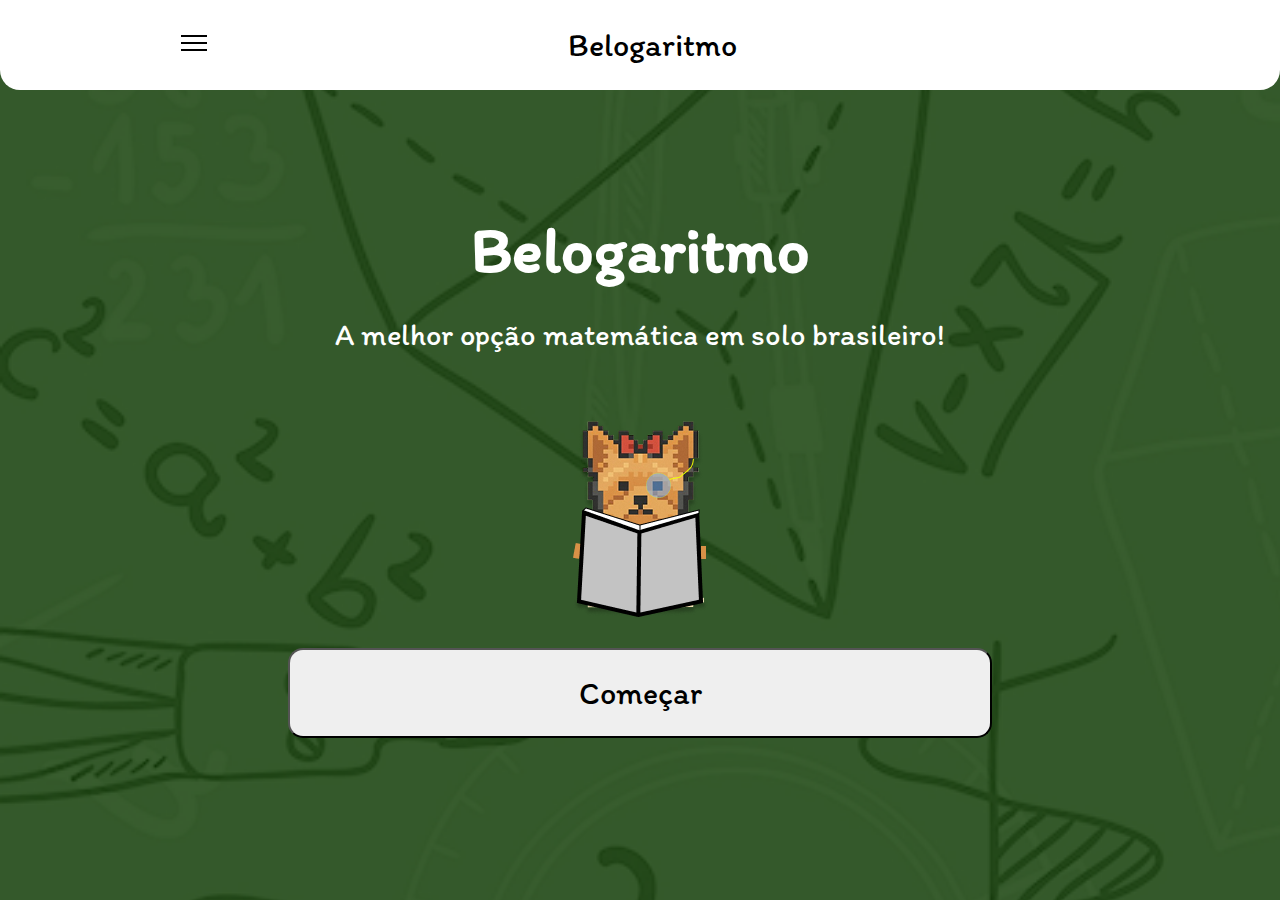
<file: index.html>
<!DOCTYPE html>
<html lang="pt-BR">
<head>
    <meta charset="UTF-8">
    <meta name="viewport" content="width=device-width, initial-scale=1.0">
    <link rel="stylesheet" href="./assets/css/style.css">
    <link rel="import" href="./assets/font/Itim-Regular.woff">
    <title>Belogaritmo</title>
</head>
<body>
    <header id="main-header">
        <section class="botao-hamb">
            <img src="./assets/img/botao-hamburguer.png" alt="imagem do botao hamburguer">
        </section>
        <div class="text text-header">
            Belogaritmo
        </div>
        <section class="botao-hamb"></section>
    </header>
    <article class="box-separation"></article>
    <main class="fisrt-content">
        <div class="text box box-text1">
            <h1>Belogaritmo</h1>
            <p>A melhor opção matemática em solo brasileiro!</p>
        </div>

        <div class="img-belinha">
            <img src="./assets/img/belinha/belinhaClivro.png" alt="imagem do mascote do aplicativo belinha.">
        </div>

        <div class="main-btn">
            <button>Começar</button>
        </div>
    </main>
</body>
</html>
</file>
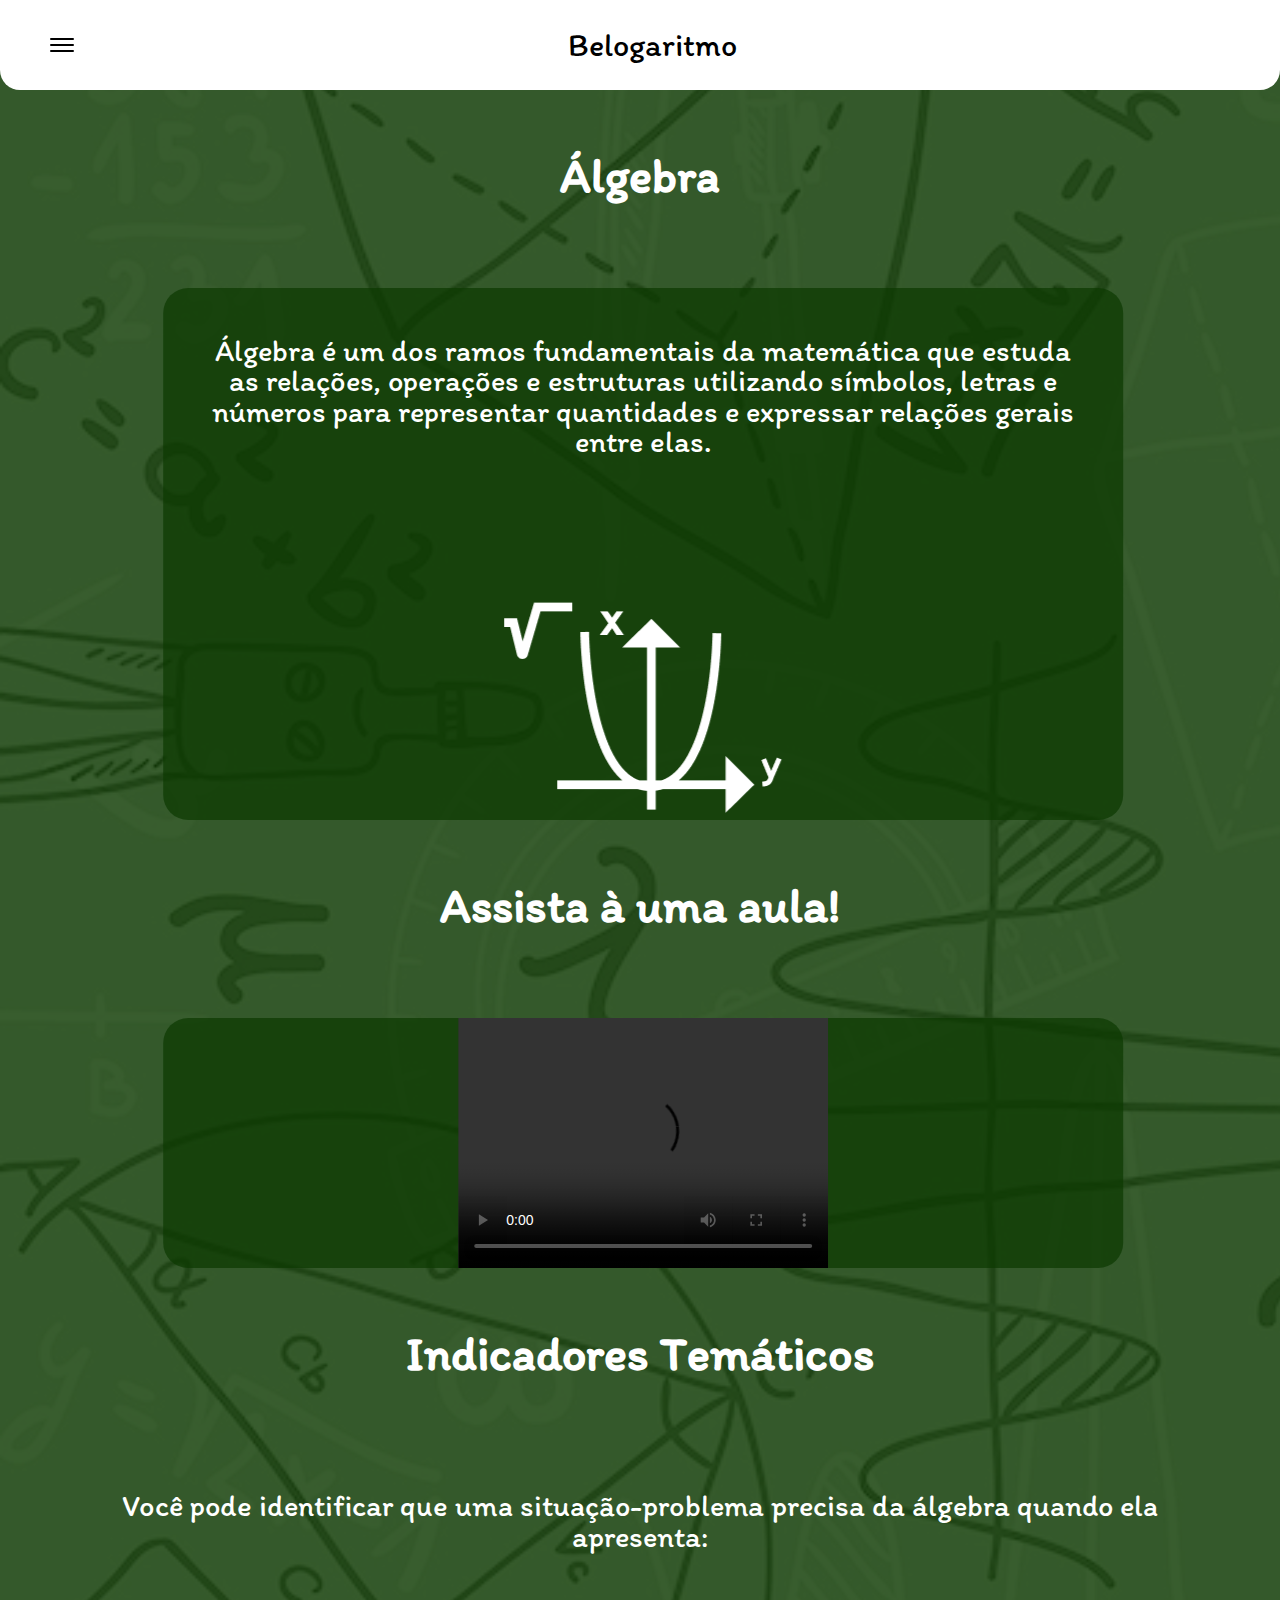
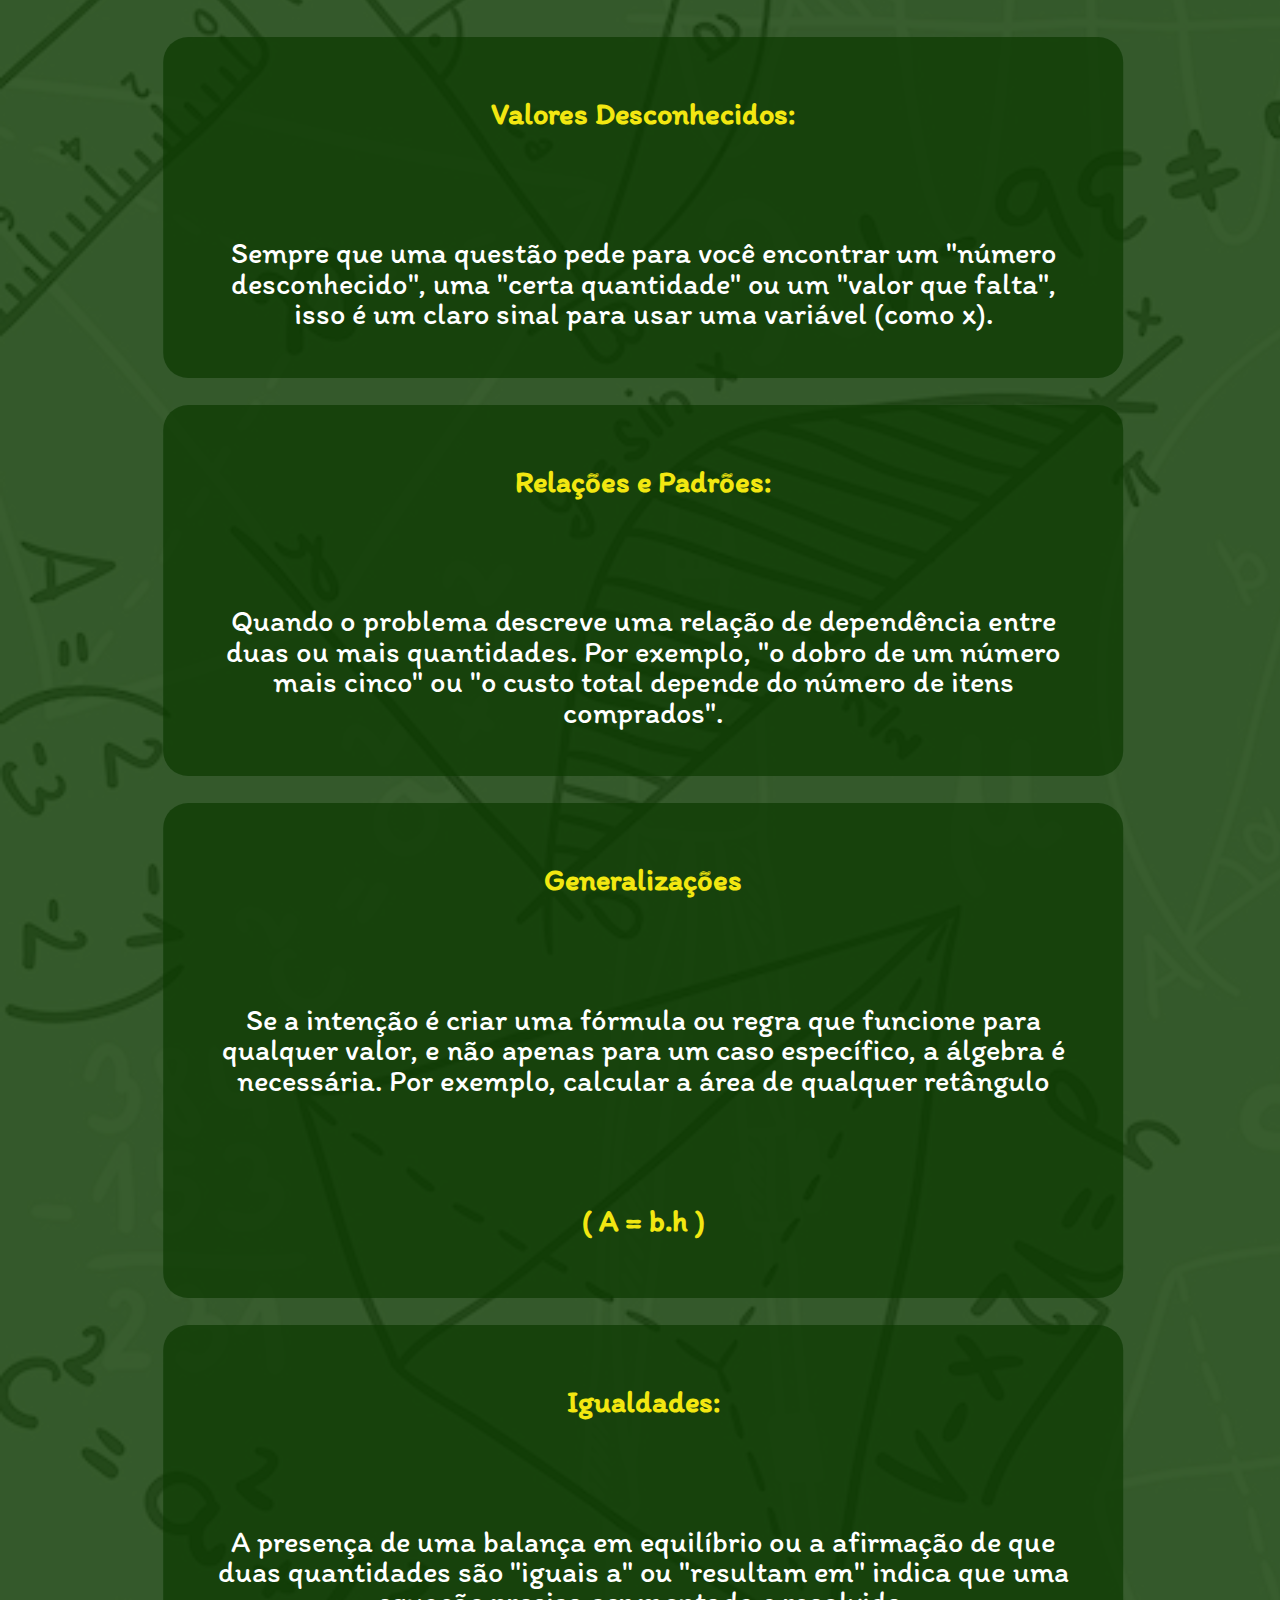
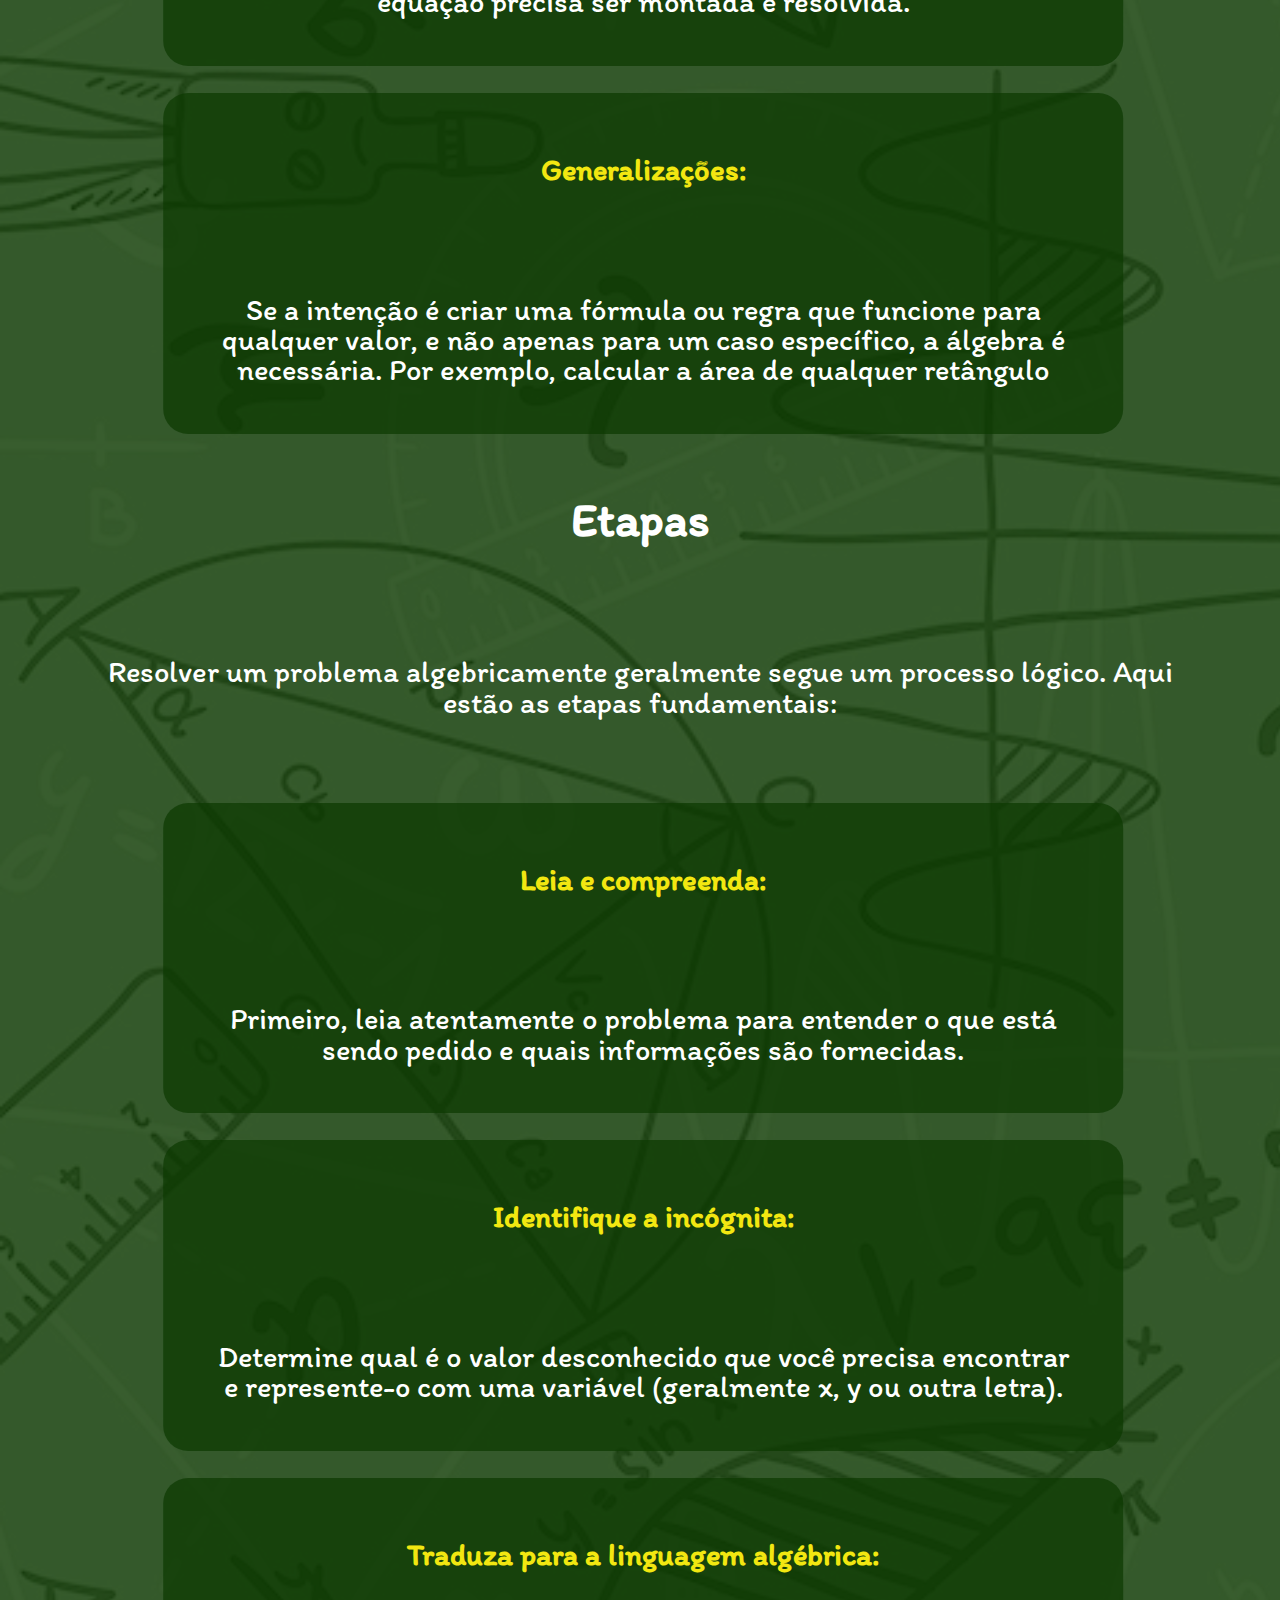
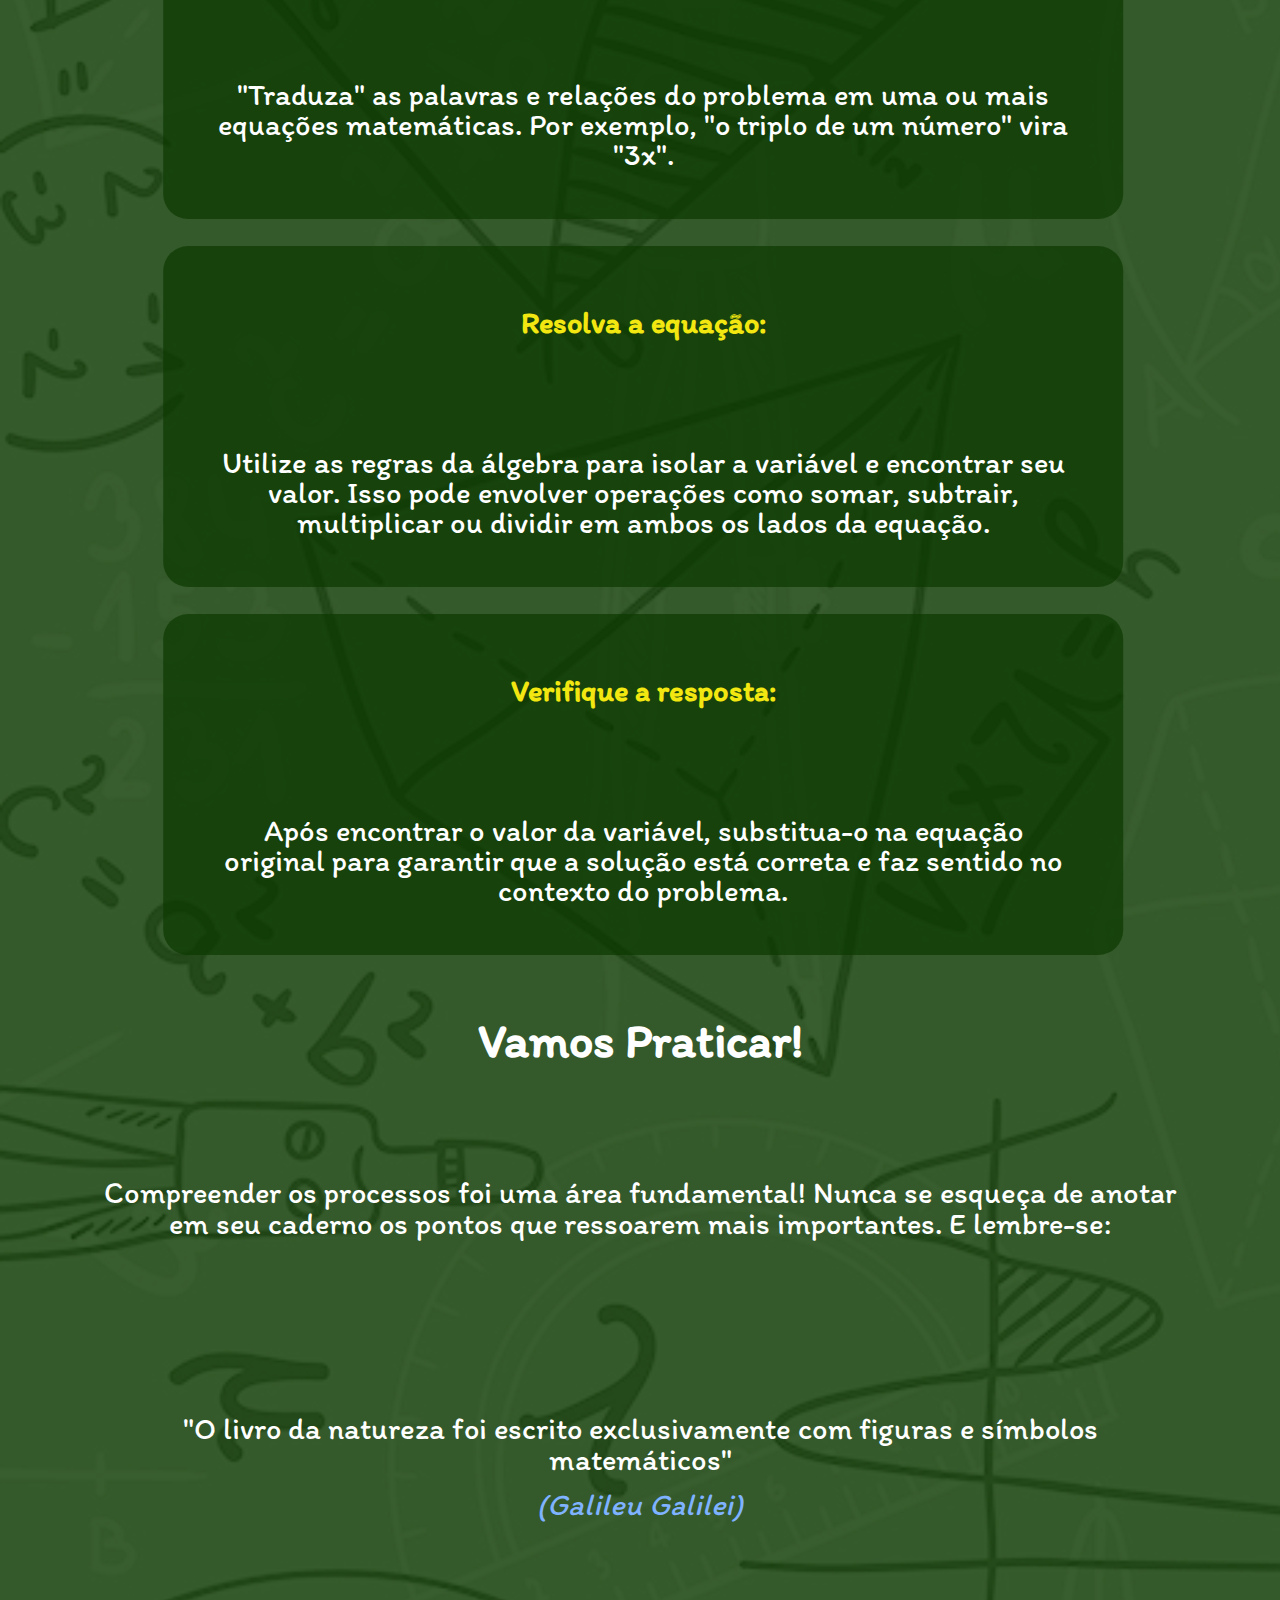
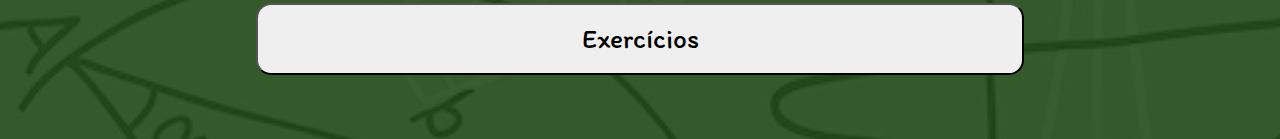
<file: algebra.html>
<!DOCTYPE html>
<html lang="pt-BR">
<head>
    <meta charset="UTF-8">
    <meta name="viewport" content="width=device-width, initial-scale=1.0">
    <link rel="stylesheet" href="./assets/css/algebra.css">
    <link rel="import" href="./assets/font/Itim-Regular.woff">
    <title>Belogaritmo</title>
</head>
<body>
    <header id="main-header">
        <nav class="menu">
            <input type="checkbox" id="check">
            <label for="check" class="labelbtn">
                <div class="line-menu"></div>
                <div class="line-menu"></div>
                <div class="line-menu"></div>
            </label>
            <div class="nav-mobile">
                <a href="index.html">
                    <img src="assets/img/svg-home-icon.svg" alt="">
                    <p>Home</p>
                </a>
                <a href="materias.html">
                    <img src="assets/img/svg-livro-icon.svg" alt="">
                    <p>Matérias</p>
                </a>
                <a href="#">
                    <img src="assets/img/svg-star-icon.svg" alt="">
                    <p>Favoritos</p>
                </a>
            </div>
    
        </nav>
        <!-- <button class="botao-hamb">
            <img src="./assets/img/botao-hamburguer.png" alt="imagem do botao hamburguer">
        </button> -->
        <div class="text text-header">
            Belogaritmo
        </div>
        <section class="botao-hamb"></section>
    </header>
    <main class="fisrt-content">
        <div class="text box box-text1">
            <h1>Álgebra</h1>
        </div>

        <div class="main-info">
            <div class="text">
                <p>Álgebra é um dos ramos fundamentais da matemática que estuda as relações, operações e estruturas utilizando símbolos, letras e números para representar quantidades e expressar relações gerais entre elas.</p>
            </div>
            <img src="./assets/img/imagem-materias/ALGEBRAIMAGEM.png" alt="">
        </div>

        <div class="text box box-text1">
            <h1>Assista à uma aula!</h1>
        </div>

        <div class="main-info">
            <video style="display: flex; align-items: center;" src="https://youtu.be/8NNA-8rimNs" width="370vw" height="250vh" controls></video>
        </div> 

        <div class="text box box-text1">
            <h1>Indicadores Temáticos</h1>
        </div>

        <div class="text box box-text1">
            <p>Você pode identificar que uma situação-problema precisa da álgebra quando ela apresenta:</p>
        </div>

        <div class="main-info">
            <div class="text">
                <h1>Valores Desconhecidos:</h1>
                <p>Sempre que uma questão pede para você encontrar um "número desconhecido", uma "certa quantidade" ou um "valor que falta", isso é um claro sinal para usar uma variável (como x).</p>
            </div>
        </div>

        <div class="main-info">
            <div class="text">
                <h1>Relações e Padrões:</h1>
                <p>Quando o problema descreve uma relação de dependência entre duas ou mais quantidades. Por exemplo, "o dobro de um número mais cinco" ou "o custo total depende do número de itens comprados".</p>
            </div>
        </div>

         <div class="main-info">
            <div class="text">
                <h1>Generalizações</h1>
                <p>Se a intenção é criar uma fórmula ou regra que funcione para qualquer valor, e não apenas para um caso específico, a álgebra é necessária. Por exemplo, calcular a área de qualquer retângulo </p>
                <h1>( A = b.h )</h1>
            </div>
        </div>

         <div class="main-info">
            <div class="text">
                <h1>Igualdades:</h1>
                <p>A presença de uma balança em equilíbrio ou a afirmação de que duas quantidades são "iguais a" ou "resultam em" indica que uma equação precisa ser montada e resolvida.</p>
            </div>
        </div>

           <div class="main-info">
            <div class="text">
                <h1>Generalizações:</h1>
                <p>Se a intenção é criar uma fórmula ou regra que funcione para qualquer valor, e não apenas para um caso específico, a álgebra é necessária. Por exemplo, calcular a área de qualquer retângulo </p>
            </div>
        </div>

        <div class="text box box-text1">
            <h1>Etapas</h1>
        </div>

        <div class="text box box-text1">
            <p>Resolver um problema algebricamente geralmente segue um processo lógico. Aqui estão as etapas fundamentais:</p>
        </div>

         <div class="main-info">
            <div class="text">
                <h1>Leia e compreenda: </h1>
                <p> Primeiro, leia atentamente o problema para entender o que está sendo pedido e quais informações são fornecidas.</p>
            </div>
            
        </div>

        <div class="main-info">
            <div class="text">
                <h1>Identifique a incógnita: </h1>
                <p>Determine qual é o valor desconhecido que você precisa encontrar e represente-o com uma variável (geralmente x, y ou outra letra).</p>
            </div>
        </div>

        <div class="main-info">
            <div class="text">
                <h1>Traduza para a linguagem algébrica: </h1>
                <p>"Traduza" as palavras e relações do problema em uma ou mais equações matemáticas. Por exemplo, "o triplo de um número" vira "3x".</p>
            </div>
        </div>

        <div class="main-info">
            <div class="text">
                <h1>Resolva a equação:</h1>
                <p> Utilize as regras da álgebra para isolar a variável e encontrar seu valor. Isso pode envolver operações como somar, subtrair, multiplicar ou dividir em ambos os lados da equação.</p>
            </div>
        </div>

        <div class="main-info">
            <div class="text">
                <h1>Verifique a resposta:</h1>
                <p> Após encontrar o valor da variável, substitua-o na equação original para garantir que a solução está correta e faz sentido no contexto do problema.</p>
            </div>
        </div>

        <div class="text box box-text1">
            <h1>Vamos Praticar!</h1>
        </div>

        <div class="text box box-text1">
            <p>Compreender os processos foi uma área fundamental! Nunca se esqueça de anotar em seu caderno os pontos que ressoarem mais importantes. E lembre-se:</p>
        </div>
        
        <div class="text box box-text1">
            <p style="margin-top: 20vh;;">"O livro da natureza foi escrito exclusivamente com figuras e símbolos matemáticos"</p>
            <p style="color: rgb(127, 178, 255);font-style: italic;">(Galileu Galilei)</p>
        </div>

        <div class="main-btn" style="margin-top: 15vh;">
            <button onclick="rota('algebraQuesto.html')">Exercícios</button>
        </div>
    </main>
    <script src="assets/js/script.js"></script>
</body>
</html>
</file>
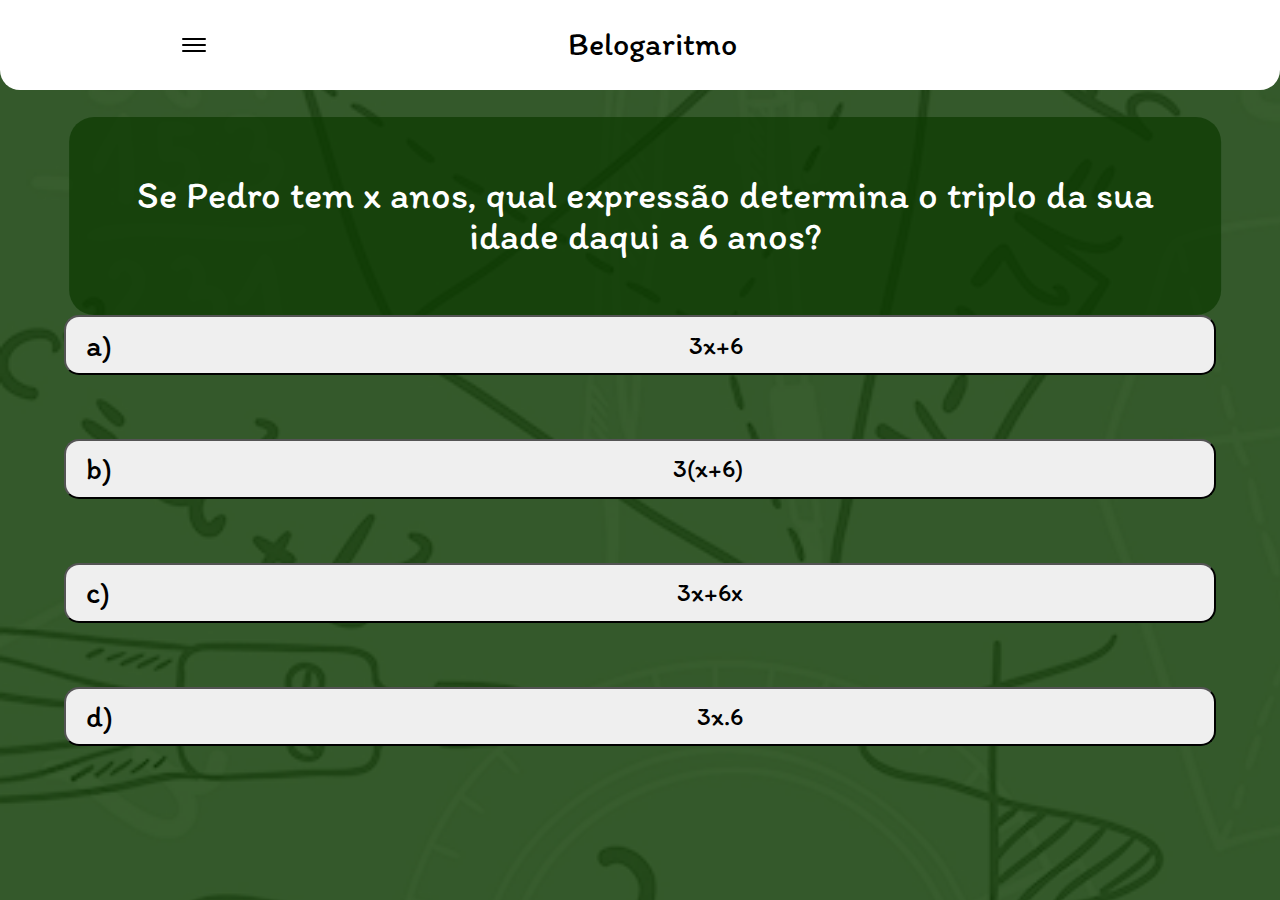
<file: algebraQuesto.html>
<!DOCTYPE html>
<html lang="pt-BR">
<head>
    <meta charset="UTF-8">
    <meta name="viewport" content="width=device-width, initial-scale=1.0">
    <link rel="stylesheet" href="./assets/css/questao.css">
    <link rel="import" href="./assets/font/Itim-Regular.woff">
    
    <title>Belogaritmo</title>
</head>
<body>
    <header id="main-header">
        <nav class="menu">
            <input type="checkbox" id="check">
            <label for="check" class="labelbtn">
                <div class="line-menu"></div>
                <div class="line-menu"></div>
                <div class="line-menu"></div>
            </label>
            <div class="nav-mobile">
                <a href="index.html">
                    <img src="assets/img/svg-home-icon.svg" alt="">
                    <p>Home</p>
                </a>
                <a href="materias.html">
                    <img src="assets/img/svg-livro-icon.svg" alt="">
                    <p>Matérias</p>
                </a>
                <a href="#">
                    <img src="assets/img/svg-star-icon.svg" alt="">
                    <p>Favoritos</p>
                </a>
            </div>
    
        </nav>
        <!-- <button class="botao-hamb">
            <img src="./assets/img/botao-hamburguer.png" alt="imagem do botao hamburguer">
        </button> -->
        <div class="text text-header">
            Belogaritmo
        </div>
        <section class="botao-hamb"></section>
    </header>
    <main class="fisrt-content">

        <div class="main-info">
            <div class="text">
                <p> Se Pedro tem x anos, qual expressão determina o triplo da sua idade daqui a 6 anos? </p>
            </div>
        </div>

        <section class="alternativas">

            <div class="main-btn">
                <button onclick="errou()">
                    <div>
                        <p> a) </p>  <p>3x+6 </p> 
                    </div>
                </button>
            </div>

            <div class="main-btn">
                <button class="certa" onclick="acerto()">
                    <div>
                        <p>b) </p> <p>3(x+6) </p>
                    </div>
                </button>
            </div>

            <div class="main-btn">
                <button onclick="errou()"> 
                    <div>
                        <p>c)</p> <p>3x+6x</p>
                    </div>
                </button>
            </div>

            <div class="main-btn">
                <button onclick="errou()">
                    <div>
                      <p>d)</p>  <p>3x.6</p>
                    </div>
                </button>
            </div>
            
        </section>

        <section class="correta">
            <div class="correta-text">
                <h1>Correta!</h1>
            </div>

            <div class="correta-text">
                <p>
                    Alternativa correta: b- 3(x + 6). Se a idade de Pedro é x, então daqui a 6 anos Pedro terá a idade x + 6. Para determinar a expressão algébrica que calcula o triplo da sua idade daqui a 6 anos devemos multiplicar por 3 a idade x + 6, ou seja, 3(x + 6). Sendo assim, a alternativa b-  3(x + 6) está correta.
                </p>
            </div>

        </section>

        <section class="errada">
             <div class="errada-text">
                <h1>Errada!</h1>
            </div>

            <div class="errada-text">
                <p>
                    Alternativa correta: b- 3(x + 6). Se a idade de Pedro é x, então daqui a 6 anos Pedro terá a idade x + 6. Para determinar a expressão algébrica que calcula o triplo da sua idade daqui a 6 anos devemos multiplicar por 3 a idade x + 6, ou seja, 3(x + 6). Sendo assim, a alternativa b-  3(x + 6) está correta.
                </p>
            </div>

        </section>

    </main>
    <script src="assets/js/questoes.js"></script>
</body>
</html>
</file>
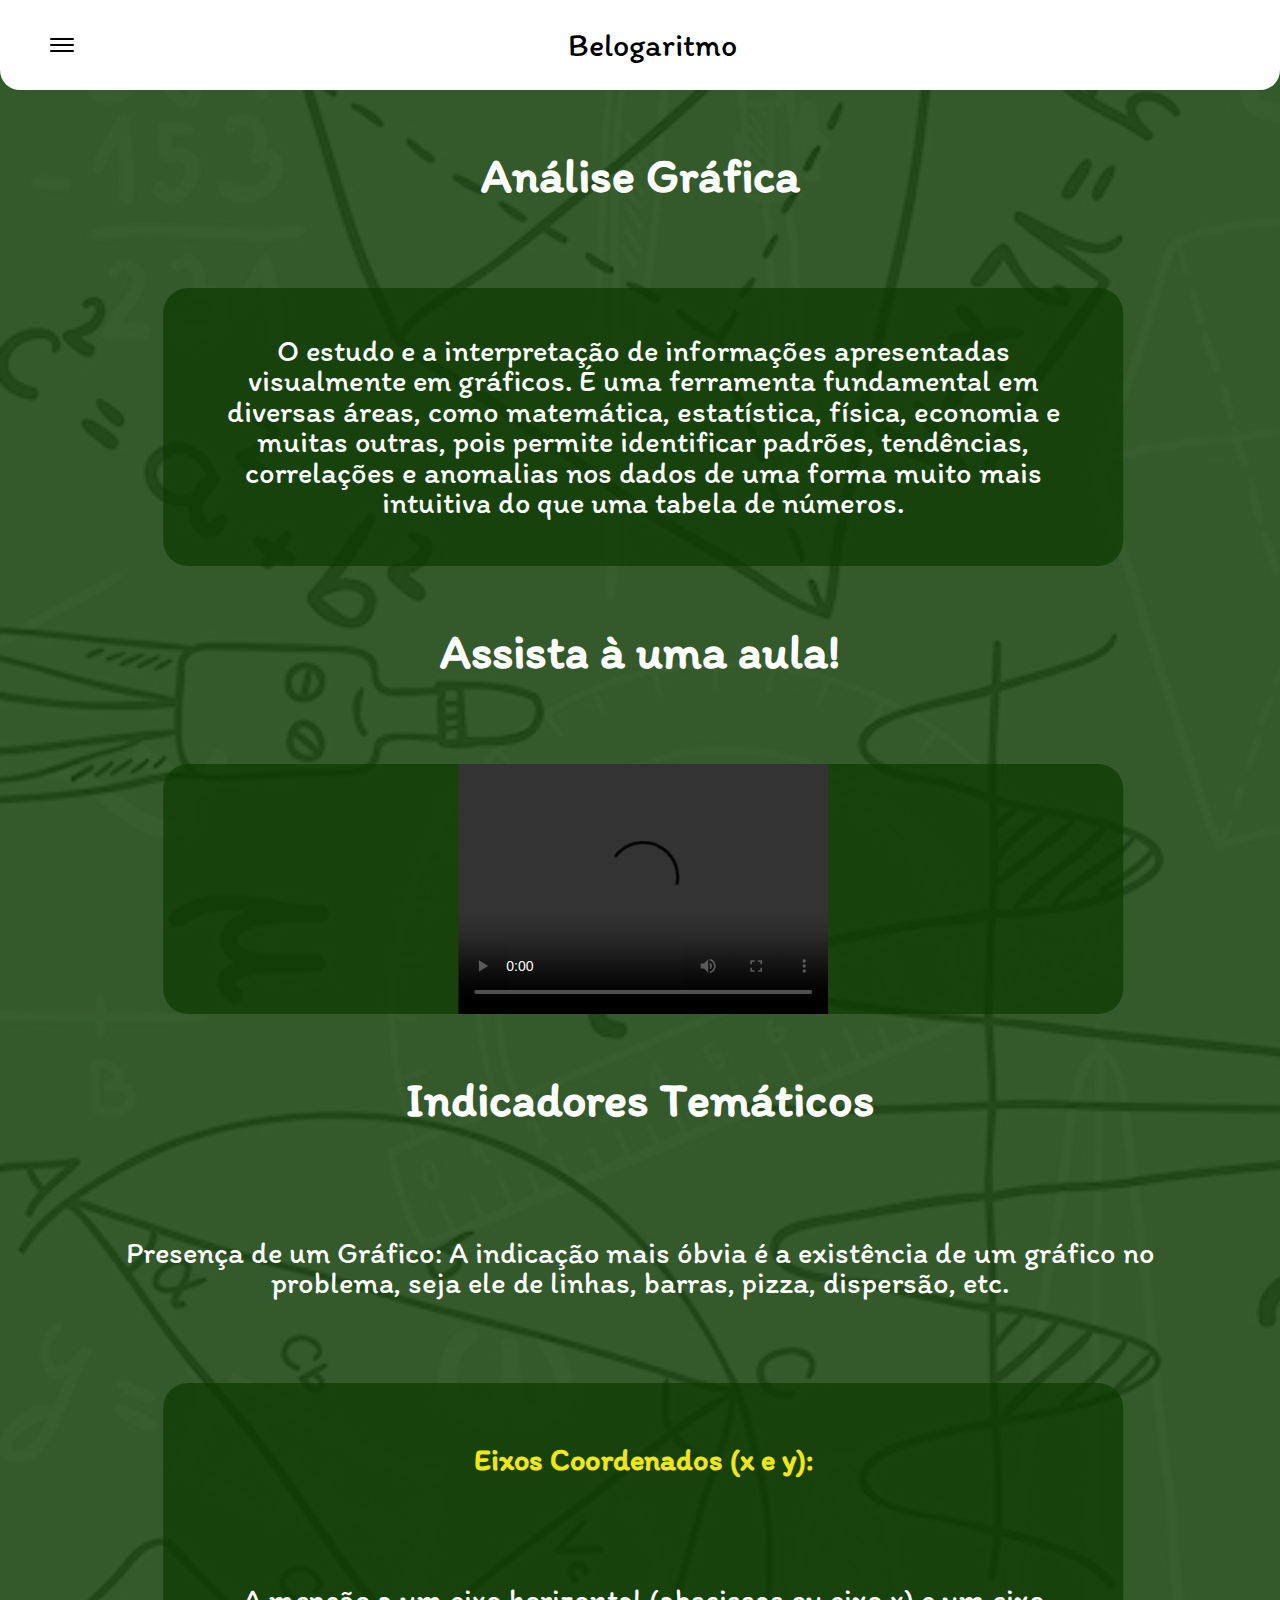
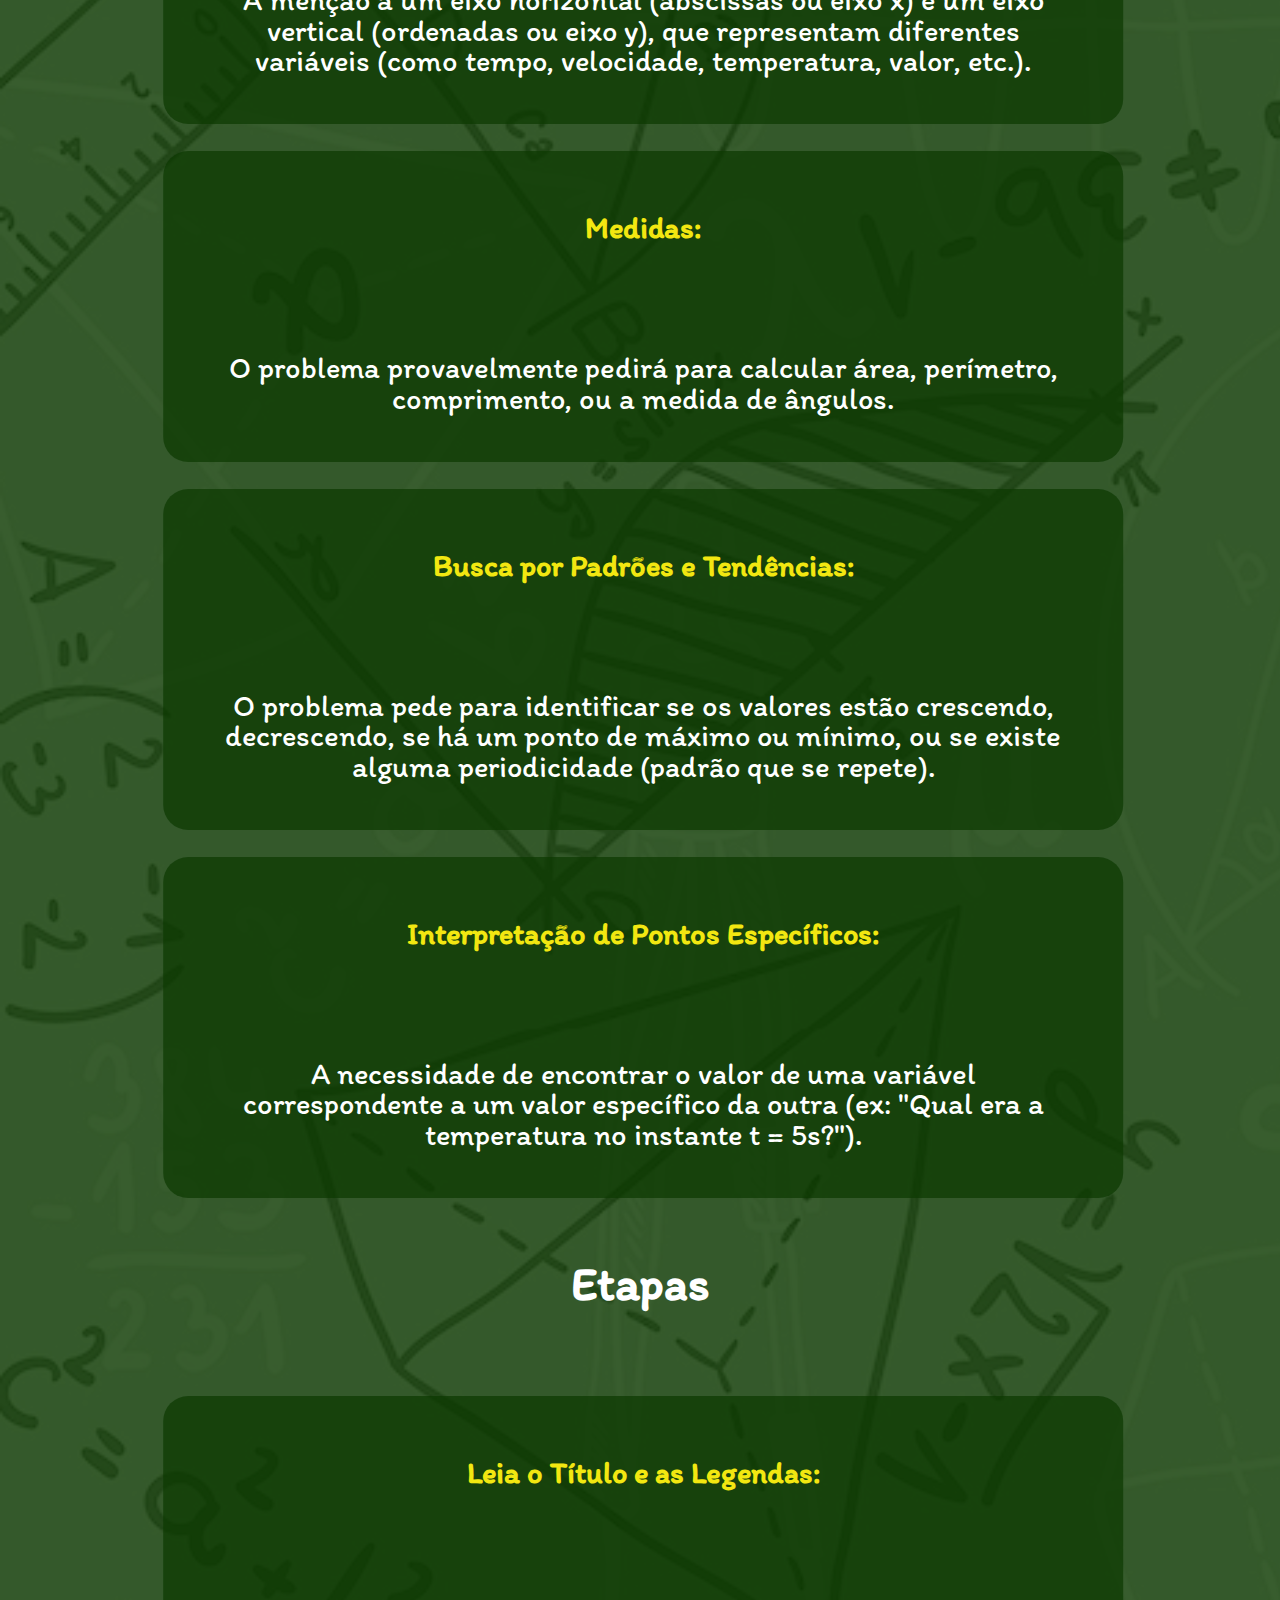
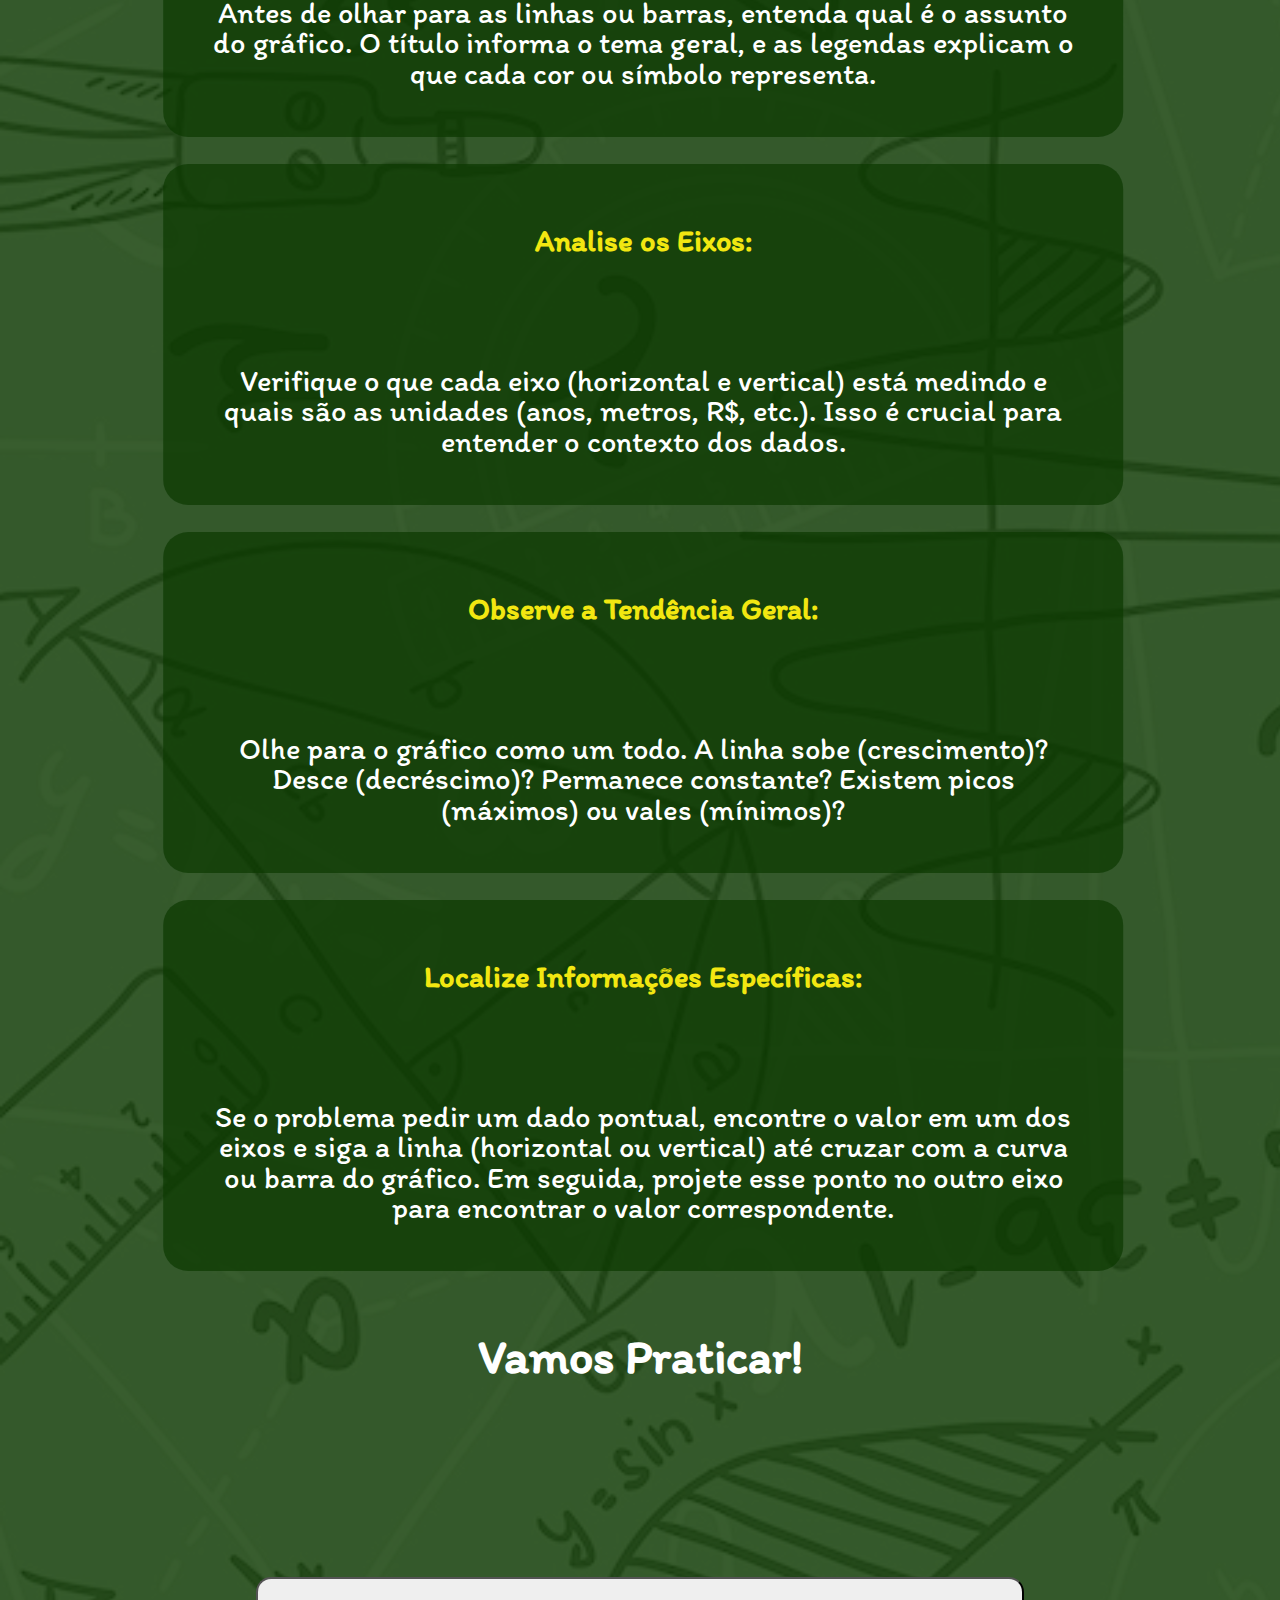
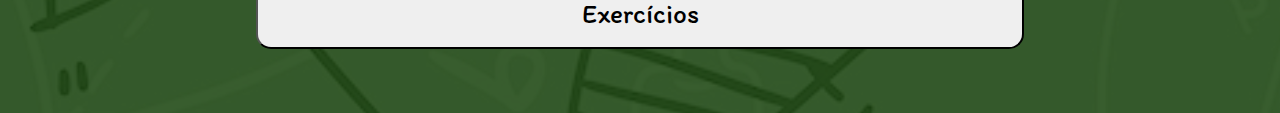
<file: Analise.html>
<!DOCTYPE html>
<html lang="pt-BR">
  <head>
    <meta charset="UTF-8" />
    <meta name="viewport" content="width=device-width, initial-scale=1.0" />
    <link rel="stylesheet" href="./assets/css/algebra.css" />
    <link rel="import" href="./assets/font/Itim-Regular.woff" />
    <title>Belogaritmo</title>
  </head>
  <body>
    <header id="main-header">
      <nav class="menu">
        <input type="checkbox" id="check" />
        <label for="check" class="labelbtn">
          <div class="line-menu"></div>
          <div class="line-menu"></div>
          <div class="line-menu"></div>
        </label>
        <div class="nav-mobile">
          <a href="index.html">
            <img src="assets/img/svg-home-icon.svg" alt="" />
            <p>Home</p>
          </a>
          <a href="materias.html">
            <img src="assets/img/svg-livro-icon.svg" alt="" />
            <p>Matérias</p>
          </a>
          <a href="#">
            <img src="assets/img/svg-star-icon.svg" alt="" />
            <p>Favoritos</p>
          </a>
        </div>
      </nav>
      <!-- <button class="botao-hamb">
            <img src="./assets/img/botao-hamburguer.png" alt="imagem do botao hamburguer">
        </button> -->
      <div class="text text-header">Belogaritmo</div>
      <section class="botao-hamb"></section>
    </header>
    <main class="fisrt-content">
      <div class="text box box-text1">
        <h1>Análise Gráfica</h1>
      </div>

      <div class="main-info">
        <div class="text">
          <p>
            O estudo e a interpretação de informações apresentadas visualmente em gráficos. É uma ferramenta fundamental em diversas áreas, como matemática, estatística, física, economia e muitas outras, pois permite identificar padrões, tendências, correlações e anomalias nos dados de uma forma muito mais intuitiva do que uma tabela de números.
          </p>
        </div>
      </div>

      <div class="text box box-text1">
        <h1>Assista à uma aula!</h1>
      </div>

      <div class="main-info">
        <video
          style="display: flex; align-items: center"
          src="https://youtu.be/8NNA-8rimNs"
          width="370vw"
          height="250vh"
          controls
        ></video>
      </div>

      <div class="text box box-text1">
        <h1>Indicadores Temáticos</h1>
      </div>

      <div class="text box box-text1">
        <p>
        Presença de um Gráfico: A indicação mais óbvia é a existência de um gráfico no problema, seja ele de linhas, barras, pizza, dispersão, etc.  
        </p>
      </div>

      <div class="main-info">
        <div class="text">
          <h1>Eixos Coordenados (x e y):</h1>
          <p>
           A menção a um eixo horizontal (abscissas ou eixo x) e um eixo vertical (ordenadas ou eixo y), que representam diferentes variáveis (como tempo, velocidade, temperatura, valor, etc.).

          </p>
        </div>
      </div>

      <div class="main-info">
        <div class="text">
          <h1>Medidas:</h1>
          <p>
            O problema provavelmente pedirá para calcular área, perímetro, comprimento, ou a medida de ângulos.
          </p>
        </div>
      </div>

      <div class="main-info">
        <div class="text">
          <h1>Busca por Padrões e Tendências: </h1>
          <p>
          O problema pede para identificar se os valores estão crescendo, decrescendo, se há um ponto de máximo ou mínimo, ou se existe alguma periodicidade (padrão que se repete).    </p>
        </div>
      </div>

      <div class="main-info">
        <div class="text">
          <h1>Interpretação de Pontos Específicos:</h1>
          <p>
             A necessidade de encontrar o valor de uma variável correspondente a um valor específico da outra (ex: "Qual era a temperatura no instante t = 5s?").     </p>
        </div>
      </div>

      <div class="text box box-text1">
        <h1>Etapas</h1>
      </div>


      <div class="main-info">
        <div class="text">
          <h1>Leia o Título e as Legendas: </h1>
          <p>
             Antes de olhar para as linhas ou barras, entenda qual é o assunto do gráfico. O título informa o tema geral, e as legendas explicam o que cada cor ou símbolo representa.
          </p>
        </div>
      </div>

      <div class="main-info">
        <div class="text">
          <h1>Analise os Eixos: </h1>
          <p>
          Verifique o que cada eixo (horizontal e vertical) está medindo e quais são as unidades (anos, metros, R$, etc.). Isso é crucial para entender o contexto dos dados.
        </p>
        </div>
      </div>

      <div class="main-info">
        <div class="text">
          <h1>Observe a Tendência Geral:</h1>
          <p>
            Olhe para o gráfico como um todo. A linha sobe (crescimento)? Desce (decréscimo)? Permanece constante? Existem picos (máximos) ou vales (mínimos)?       </p>
        </div>
      </div>

      <div class="main-info">
        <div class="text">
          <h1>Localize Informações Específicas:</h1>
          <p>
           Se o problema pedir um dado pontual, encontre o valor em um dos eixos e siga a linha (horizontal ou vertical) até cruzar com a curva ou barra do gráfico. Em seguida, projete esse ponto no outro eixo para encontrar o valor correspondente.

      </p>
        </div>
      </div>


      <div class="text box box-text1">
        <h1>Vamos Praticar!</h1>
      </div>

     

      

      <div class="main-btn" style="margin-top: 15vh">
        <button onclick="rota('AnalisaQuesto.html')">Exercícios</button>
      </div>
    </main>
    <script src="assets/js/script.js"></script>
  </body>
</html>
</file>
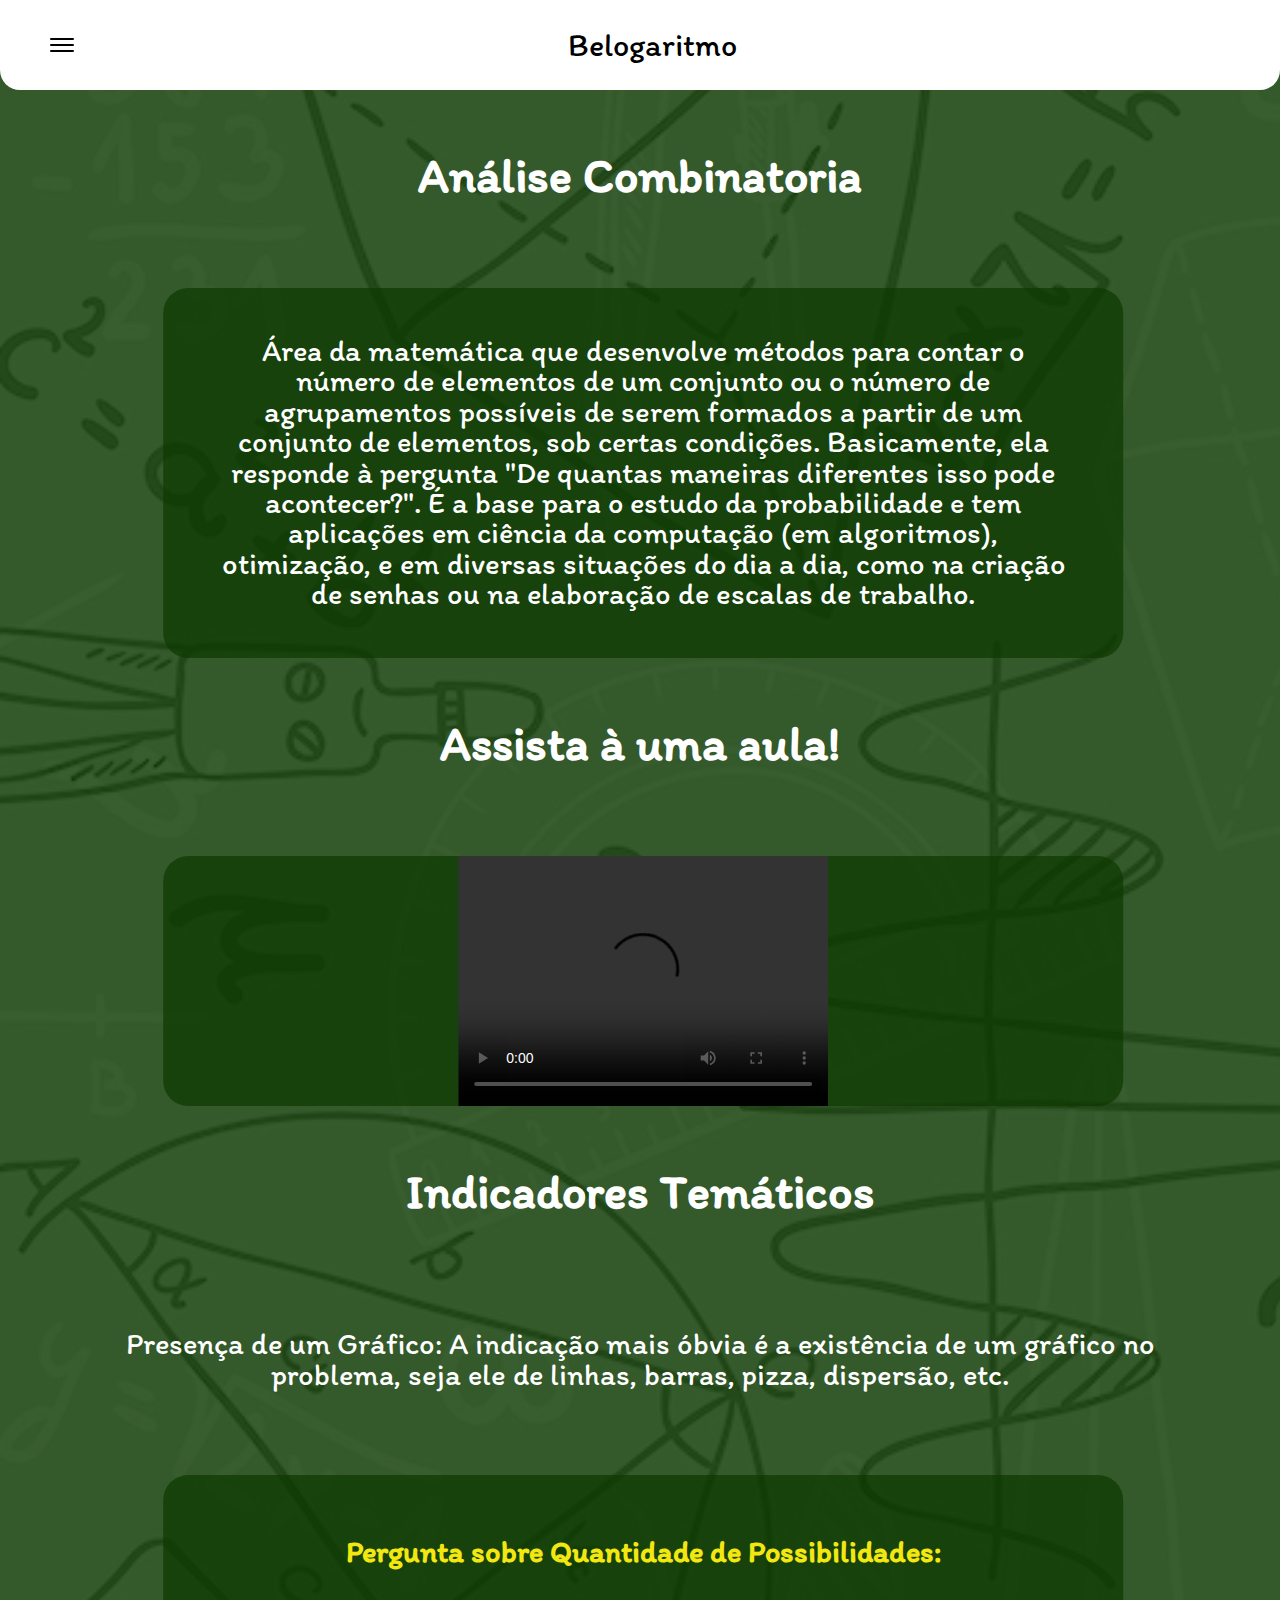
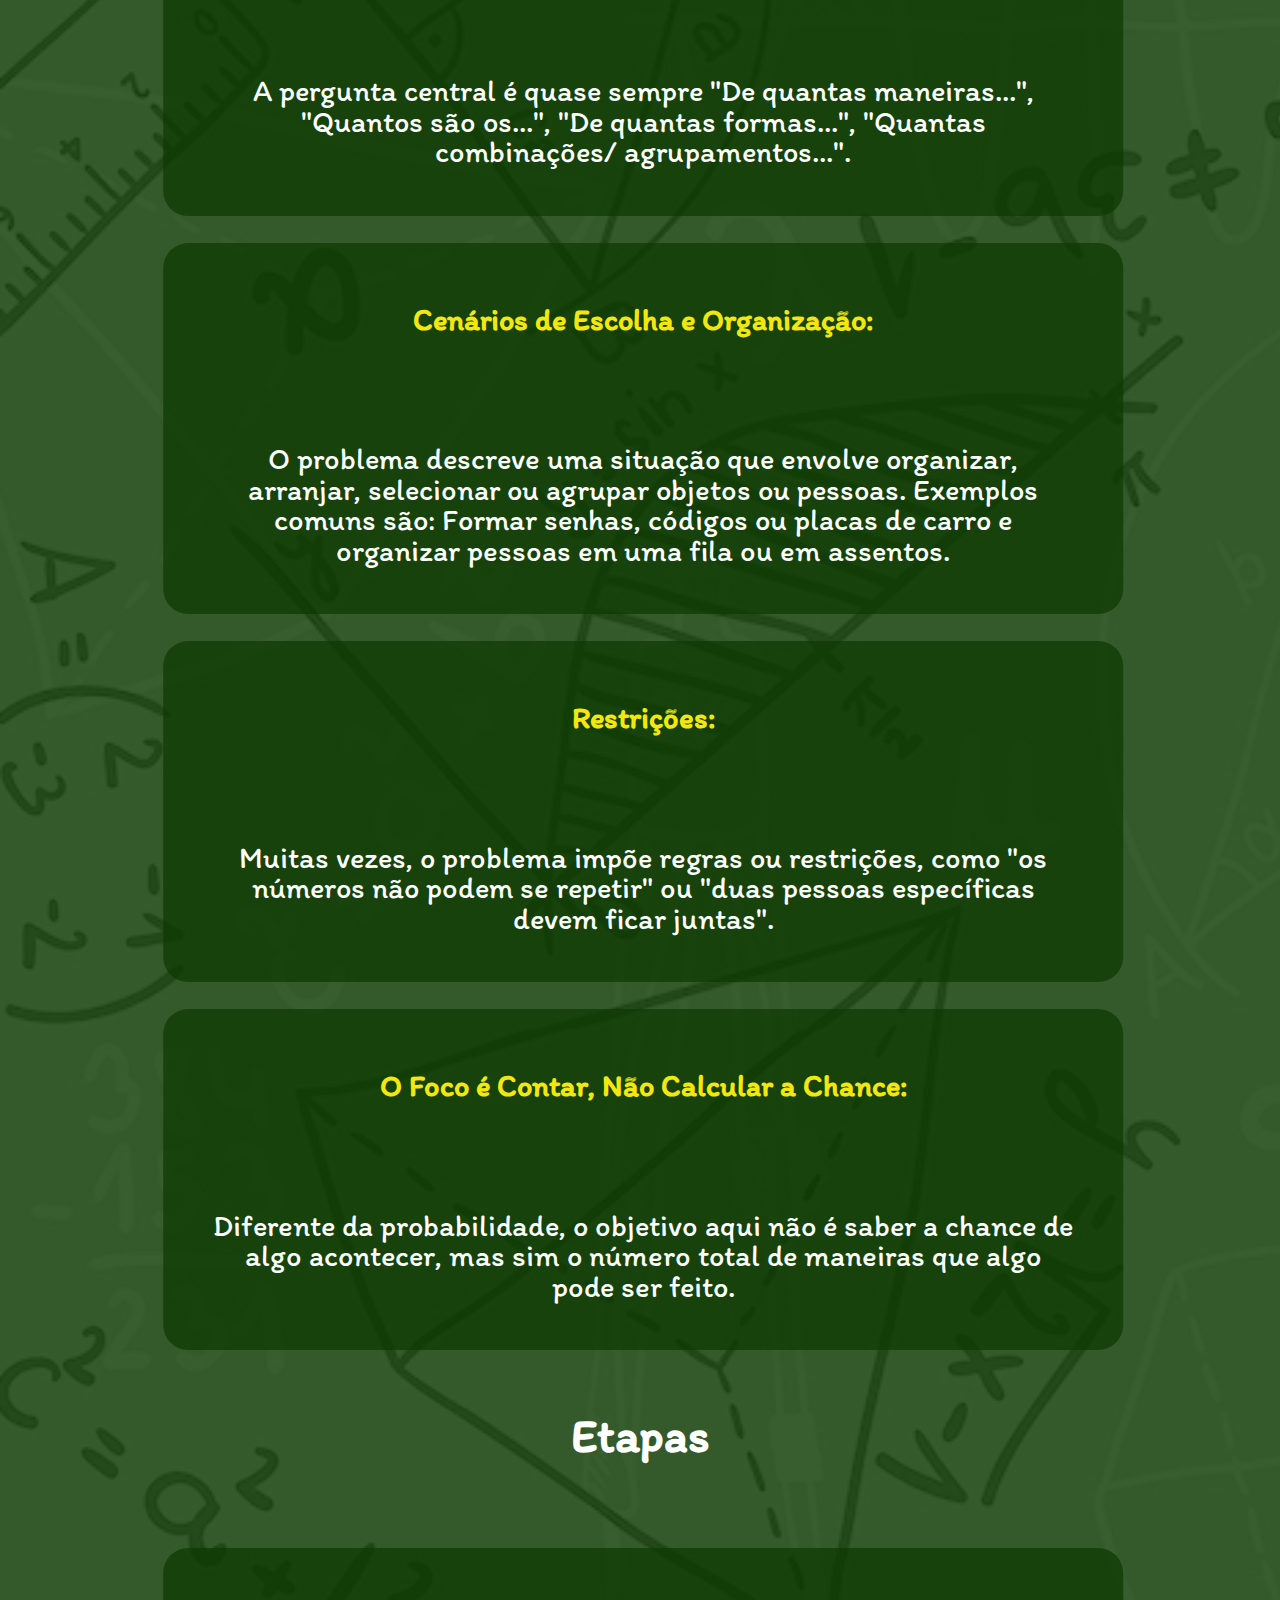
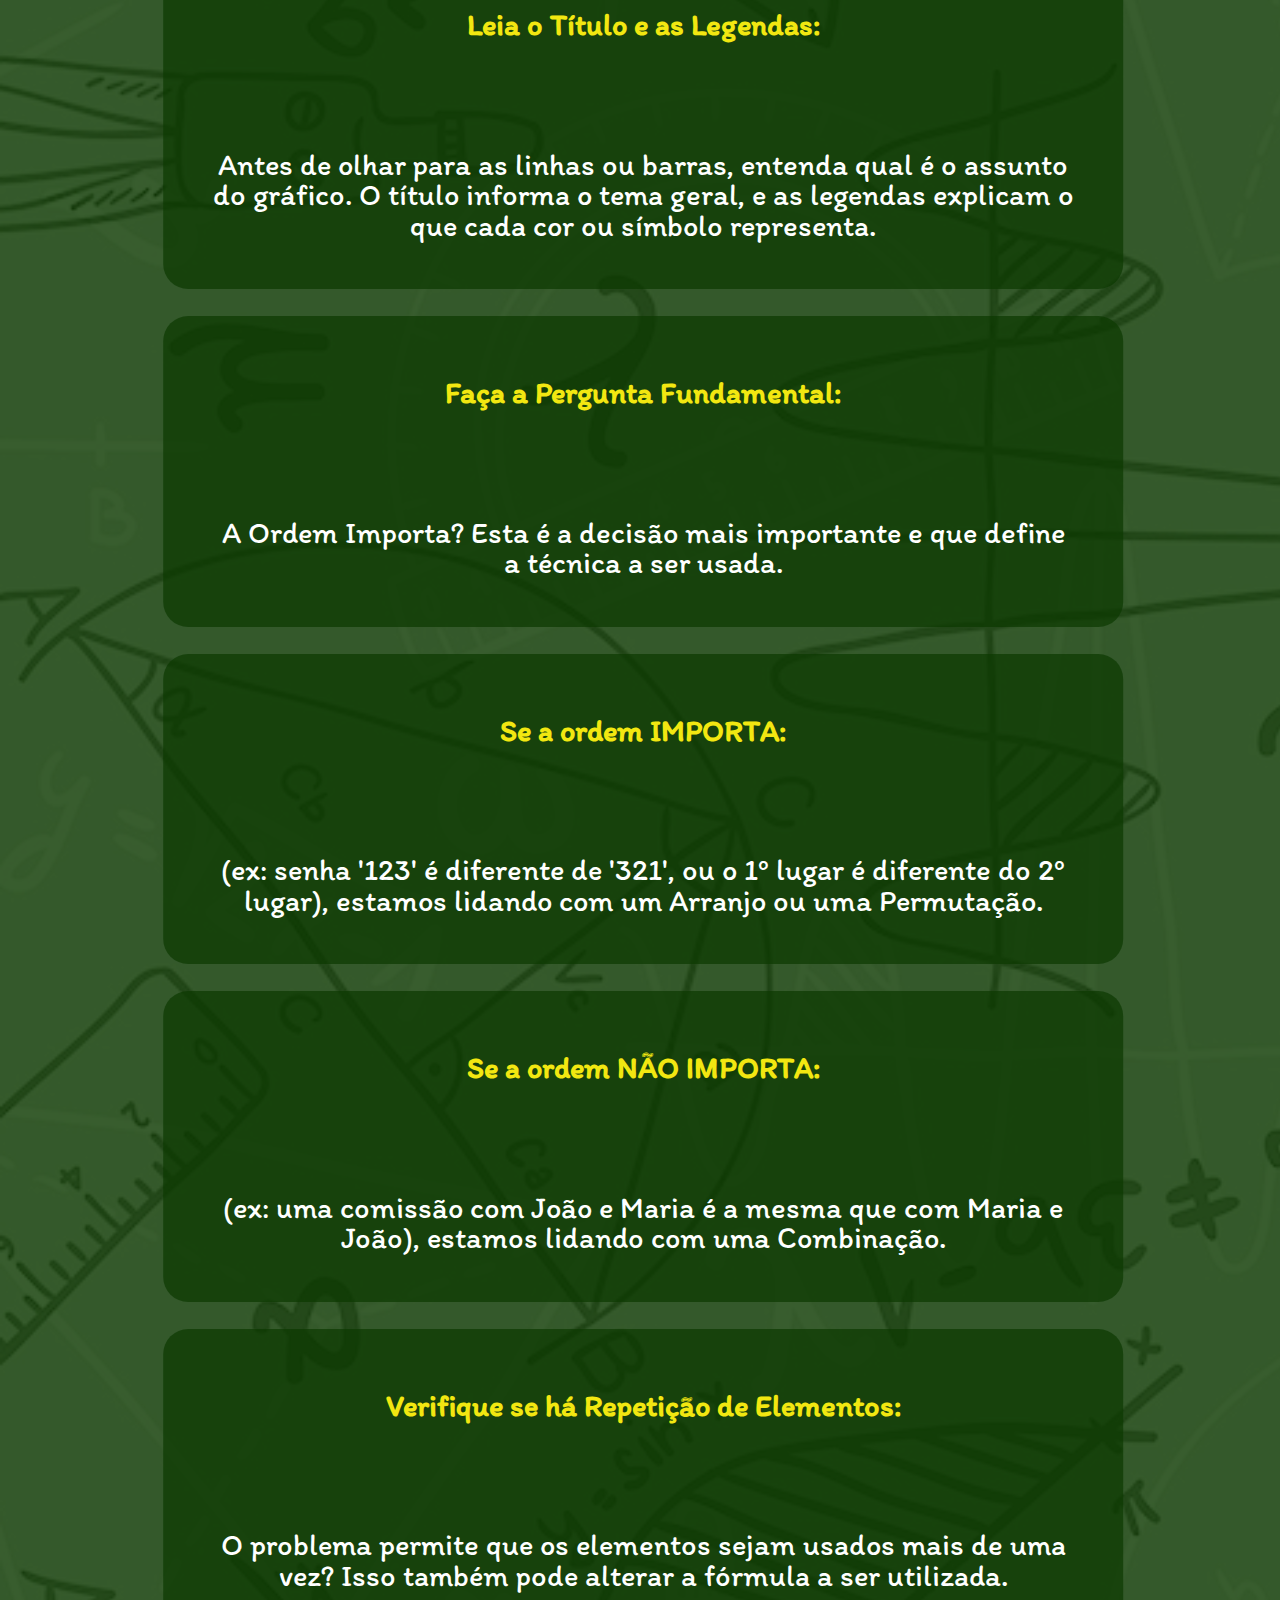
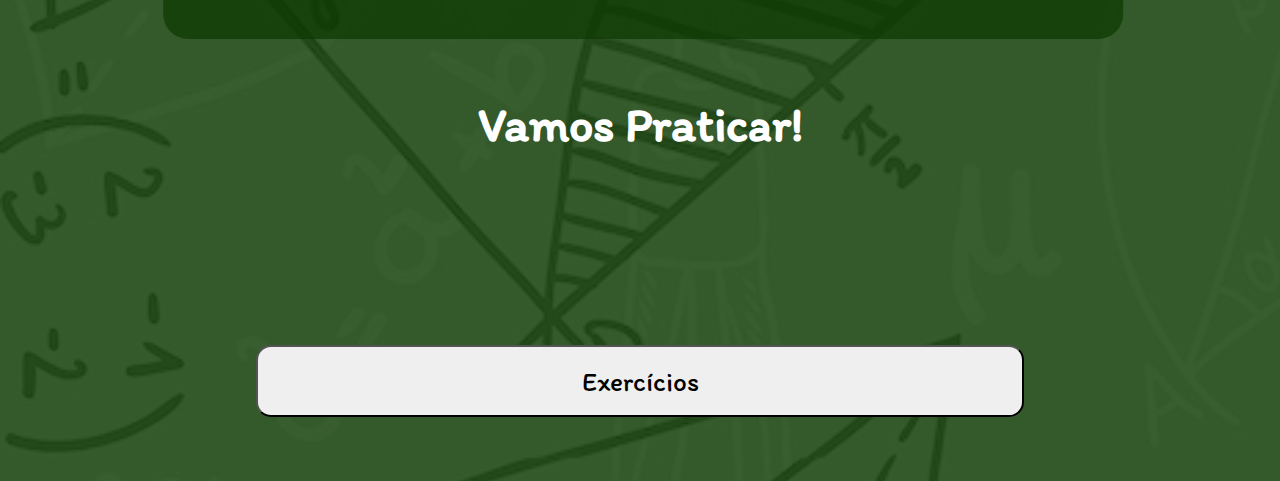
<file: analiseComb.html>
<!DOCTYPE html>
<html lang="pt-BR">
  <head>
    <meta charset="UTF-8" />
    <meta name="viewport" content="width=device-width, initial-scale=1.0" />
    <link rel="stylesheet" href="./assets/css/algebra.css" />
    <link rel="import" href="./assets/font/Itim-Regular.woff" />
    <title>Belogaritmo</title>
  </head>
  <body>
    <header id="main-header">
      <nav class="menu">
        <input type="checkbox" id="check" />
        <label for="check" class="labelbtn">
          <div class="line-menu"></div>
          <div class="line-menu"></div>
          <div class="line-menu"></div>
        </label>
        <div class="nav-mobile">
          <a href="index.html">
            <img src="assets/img/svg-home-icon.svg" alt="" />
            <p>Home</p>
          </a>
          <a href="materias.html">
            <img src="assets/img/svg-livro-icon.svg" alt="" />
            <p>Matérias</p>
          </a>
          <a href="#">
            <img src="assets/img/svg-star-icon.svg" alt="" />
            <p>Favoritos</p>
          </a>
        </div>
      </nav>
      <!-- <button class="botao-hamb">
            <img src="./assets/img/botao-hamburguer.png" alt="imagem do botao hamburguer">
        </button> -->
      <div class="text text-header">Belogaritmo</div>
      <section class="botao-hamb"></section>
    </header>
    <main class="fisrt-content">
      <div class="text box box-text1">
        <h1>Análise Combinatoria</h1>
      </div>

      <div class="main-info">
        <div class="text">
          <p>
           Área da matemática que desenvolve métodos para contar o número de elementos de um conjunto ou o número de agrupamentos possíveis de serem formados a partir de um conjunto de elementos, sob certas condições. Basicamente, ela responde à pergunta "De quantas maneiras diferentes isso pode acontecer?". É a base para o estudo da probabilidade e tem aplicações em ciência da computação (em algoritmos), otimização, e em diversas situações do dia a dia, como na criação de senhas ou na elaboração de escalas de trabalho.
          </p>
        </div>
      </div>

      <div class="text box box-text1">
        <h1>Assista à uma aula!</h1>
      </div>

      <div class="main-info">
        <video
          style="display: flex; align-items: center"
          src="https://youtu.be/8NNA-8rimNs"
          width="370vw"
          height="250vh"
          controls
        ></video>
      </div>

      <div class="text box box-text1">
        <h1>Indicadores Temáticos</h1>
      </div>

      <div class="text box box-text1">
        <p>
        Presença de um Gráfico: A indicação mais óbvia é a existência de um gráfico no problema, seja ele de linhas, barras, pizza, dispersão, etc.  
        </p>
      </div>

      <div class="main-info">
        <div class="text">
          <h1>Pergunta sobre Quantidade de Possibilidades:</h1>
          <p>
           A pergunta central é quase sempre "De quantas maneiras...", "Quantos são os...", "De quantas formas...", "Quantas combinações/ agrupamentos...".
          </p>
        </div>
      </div>

      <div class="main-info">
        <div class="text">
          <h1>Cenários de Escolha e Organização: </h1>
          <p>
          O problema descreve uma situação que envolve organizar, arranjar, selecionar ou agrupar objetos ou pessoas. Exemplos comuns são: Formar senhas, códigos ou placas de carro e organizar pessoas em uma fila ou em assentos.          </p>
        </div>
      </div>

      <div class="main-info">
        <div class="text">
          <h1>Restrições: </h1>
          <p>
          Muitas vezes, o problema impõe regras ou restrições, como "os números não podem se repetir" ou "duas pessoas específicas devem ficar juntas".        </div>
      </div>

      <div class="main-info">
        <div class="text">
          <h1>O Foco é Contar, Não Calcular a Chance:</h1>
          <p>
            Diferente da probabilidade, o objetivo aqui não é saber a chance de algo acontecer, mas sim o número total de maneiras que algo pode ser feito.
        </div>
      </div>

      <div class="text box box-text1">
        <h1>Etapas</h1>
      </div>


      <div class="main-info">
        <div class="text">
          <h1>Leia o Título e as Legendas: </h1>
          <p>
             Antes de olhar para as linhas ou barras, entenda qual é o assunto do gráfico. O título informa o tema geral, e as legendas explicam o que cada cor ou símbolo representa.
          </p>
        </div>
      </div>

      <div class="main-info">
        <div class="text">
          <h1>Faça a Pergunta Fundamental:   </h1>
          <p>
        A Ordem Importa? Esta é a decisão mais importante e que define a técnica a ser usada.        </p>
        </div>
      </div>

      <div class="main-info">
        <div class="text">
          <h1>Se a ordem IMPORTA:</h1>
          <p>
         (ex: senha '123' é diferente de '321', ou o 1º lugar é diferente do 2º lugar), estamos lidando com um Arranjo ou uma Permutação.
        </div>
      </div>

      <div class="main-info">
        <div class="text">
          <h1>Se a ordem NÃO IMPORTA:</h1>
          <p>
            (ex: uma comissão com João e Maria é a mesma que com Maria e João), estamos lidando com uma Combinação.
      </p>
        </div>
      </div>

            <div class="main-info">
        <div class="text">
          <h1>Verifique se há Repetição de Elementos:</h1>
          <p>
            O problema permite que os elementos sejam usados mais de uma vez? Isso também pode alterar a fórmula a ser utilizada.      </p>
        </div>
      </div>


      <div class="text box box-text1">
        <h1>Vamos Praticar!</h1>
      </div>

     

      

      <div class="main-btn" style="margin-top: 15vh">
        <button onclick="rota('analiseCombQuesto')">Exercícios</button>
      </div>
    </main>
    <script src="assets/js/script.js"></script>
  </body>
</html>
</file>
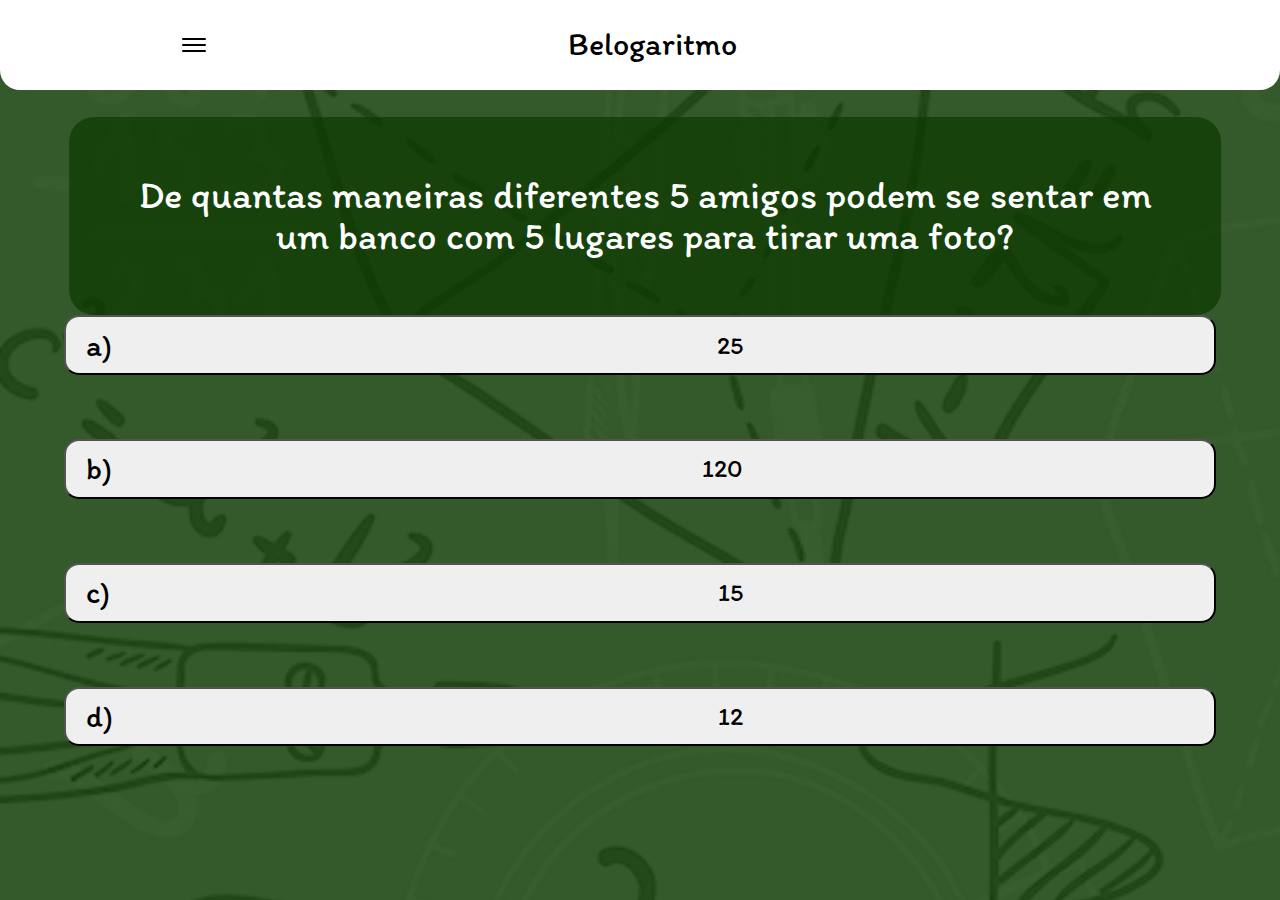
<file: analiseCombQuesto.html>
<!DOCTYPE html>
<html lang="pt-BR">
<head>
    <meta charset="UTF-8">
    <meta name="viewport" content="width=device-width, initial-scale=1.0">
    <link rel="stylesheet" href="./assets/css/questao.css">
    <link rel="import" href="./assets/font/Itim-Regular.woff">
    
    <title>Belogaritmo</title>
</head>
<body>
    <header id="main-header">
        <nav class="menu">
            <input type="checkbox" id="check">
            <label for="check" class="labelbtn">
                <div class="line-menu"></div>
                <div class="line-menu"></div>
                <div class="line-menu"></div>
            </label>
            <div class="nav-mobile">
                <a href="index.html">
                    <img src="assets/img/svg-home-icon.svg" alt="">
                    <p>Home</p>
                </a>
                <a href="materias.html">
                    <img src="assets/img/svg-livro-icon.svg" alt="">
                    <p>Matérias</p>
                </a>
                <a href="#">
                    <img src="assets/img/svg-star-icon.svg" alt="">
                    <p>Favoritos</p>
                </a>
            </div>
    
        </nav>
        <!-- <button class="botao-hamb">
            <img src="./assets/img/botao-hamburguer.png" alt="imagem do botao hamburguer">
        </button> -->
        <div class="text text-header">
            Belogaritmo
        </div>
        <section class="botao-hamb"></section>
    </header>
    <main class="fisrt-content">

        <div class="main-info">
            <div class="text">
                <p> De quantas maneiras diferentes 5 amigos podem se sentar em um banco com 5 lugares para tirar uma foto? </p>
        
            </div>
        </div>

        <section class="alternativas">

            <div class="main-btn">
                <button onclick="errou()">
                    <div>
                        <p> a) </p>  <p> 25</p> 
                    </div>
                </button>
            </div>

            <div class="main-btn">
                <button class="certa" onclick="acerto()">
                    <div>
                        <p>b) </p> <p> 120 </p>
                    </div>
                </button>
            </div>

            <div class="main-btn">
                <button onclick="errou()"> 
                    <div>
                        <p>c)</p> <p>15</p>
                    </div>
                </button>
            </div>

            <div class="main-btn">
                <button onclick="errou()">
                    <div>
                      <p>d)</p>  <p>12</p>
                    </div>
                </button>
            </div>
            
        </section>

        <section class="correta">
            <div class="correta-text">
                <h1>Correta!</h1>
            </div>

            <div class="correta-text">
                <p>
                    Alternativa correta: b- 3(x + 6). Se a idade de Pedro é x, então daqui a 6 anos Pedro terá a idade x + 6. Para determinar a expressão algébrica que calcula o triplo da sua idade daqui a 6 anos devemos multiplicar por 3 a idade x + 6, ou seja, 3(x + 6). Sendo assim, a alternativa b-  3(x + 6) está correta.
                </p>
            </div>

        </section>

        <section class="errada">
             <div class="errada-text">
                <h1>Errada!</h1>
            </div>

            <div class="errada-text">
                <p>
                    Alternativa correta: b- 3(x + 6). Se a idade de Pedro é x, então daqui a 6 anos Pedro terá a idade x + 6. Para determinar a expressão algébrica que calcula o triplo da sua idade daqui a 6 anos devemos multiplicar por 3 a idade x + 6, ou seja, 3(x + 6). Sendo assim, a alternativa b-  3(x + 6) está correta.
                </p>
            </div>

        </section>

    </main>
    <script src="assets/js/questoes.js"></script>
</body>
</html>
</file>
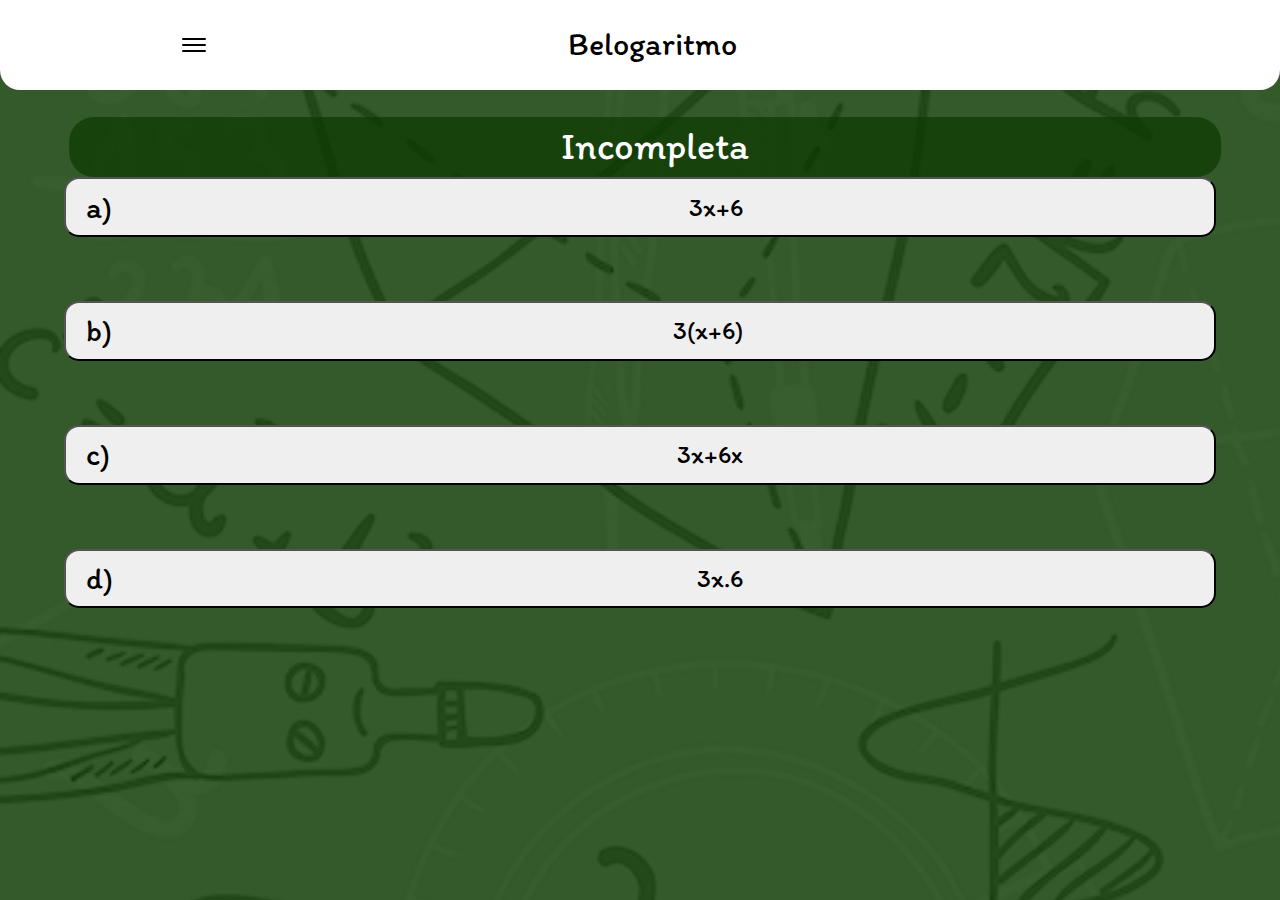
<file: AnaliseQuesto.html>
<!DOCTYPE html>
<html lang="pt-BR">
<head>
    <meta charset="UTF-8">
    <meta name="viewport" content="width=device-width, initial-scale=1.0">
    <link rel="stylesheet" href="./assets/css/questao.css">
    <link rel="import" href="./assets/font/Itim-Regular.woff">
    
    <title>Belogaritmo</title>
</head>
<body>
    <header id="main-header">
        <nav class="menu">
            <input type="checkbox" id="check">
            <label for="check" class="labelbtn">
                <div class="line-menu"></div>
                <div class="line-menu"></div>
                <div class="line-menu"></div>
            </label>
            <div class="nav-mobile">
                <a href="index.html">
                    <img src="assets/img/svg-home-icon.svg" alt="">
                    <p>Home</p>
                </a>
                <a href="materias.html">
                    <img src="assets/img/svg-livro-icon.svg" alt="">
                    <p>Matérias</p>
                </a>
                <a href="#">
                    <img src="assets/img/svg-star-icon.svg" alt="">
                    <p>Favoritos</p>
                </a>
            </div>
    
        </nav>
        <!-- <button class="botao-hamb">
            <img src="./assets/img/botao-hamburguer.png" alt="imagem do botao hamburguer">
        </button> -->
        <div class="text text-header">
            Belogaritmo
        </div>
        <section class="botao-hamb"></section>
    </header>
    <main class="fisrt-content">

        <div class="main-info">
            <div class="text">
                <p> Incompleta</p>
               
            </div>
        </div>

        <section class="alternativas">

            <div class="main-btn">
                <button onclick="errou()">
                    <div>
                        <p> a) </p>  <p>3x+6 </p> 
                    </div>
                </button>
            </div>

            <div class="main-btn">
                <button class="certa" onclick="acerto()">
                    <div>
                        <p>b) </p> <p>3(x+6) </p>
                    </div>
                </button>
            </div>

            <div class="main-btn">
                <button onclick="errou()"> 
                    <div>
                        <p>c)</p> <p>3x+6x</p>
                    </div>
                </button>
            </div>

            <div class="main-btn">
                <button onclick="errou()">
                    <div>
                      <p>d)</p>  <p>3x.6</p>
                    </div>
                </button>
            </div>
            
        </section>

        <section class="correta">
            <div class="correta-text">
                <h1>Correta!</h1>
            </div>

            <div class="correta-text">
                <p>
                    Alternativa correta: b- 3(x + 6). Se a idade de Pedro é x, então daqui a 6 anos Pedro terá a idade x + 6. Para determinar a expressão algébrica que calcula o triplo da sua idade daqui a 6 anos devemos multiplicar por 3 a idade x + 6, ou seja, 3(x + 6). Sendo assim, a alternativa b-  3(x + 6) está correta.
                </p>
            </div>

        </section>

        <section class="errada">
             <div class="errada-text">
                <h1>Errada!</h1>
            </div>

            <div class="errada-text">
                <p>
                    Alternativa correta: b- 3(x + 6). Se a idade de Pedro é x, então daqui a 6 anos Pedro terá a idade x + 6. Para determinar a expressão algébrica que calcula o triplo da sua idade daqui a 6 anos devemos multiplicar por 3 a idade x + 6, ou seja, 3(x + 6). Sendo assim, a alternativa b-  3(x + 6) está correta.
                </p>
            </div>

        </section>

    </main>
    <script src="assets/js/questoes.js"></script>
</body>
</html>
</file>
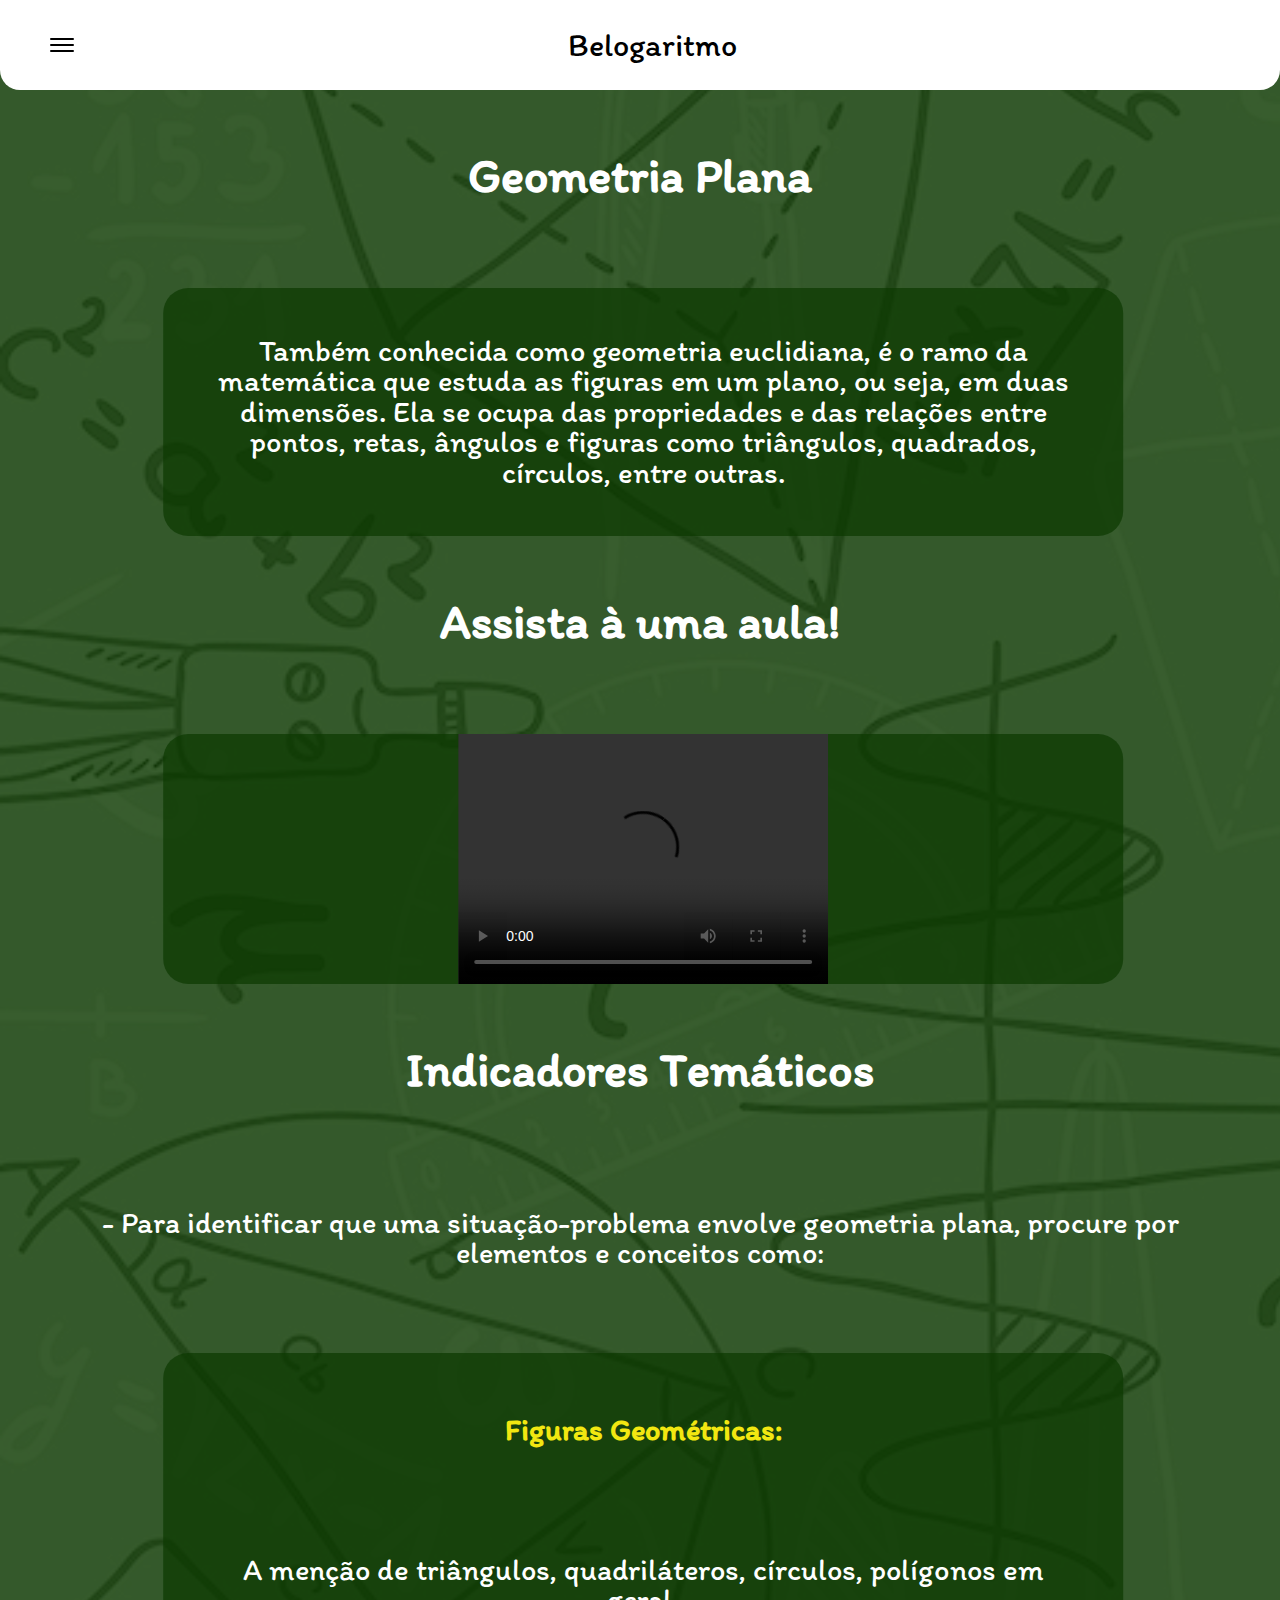
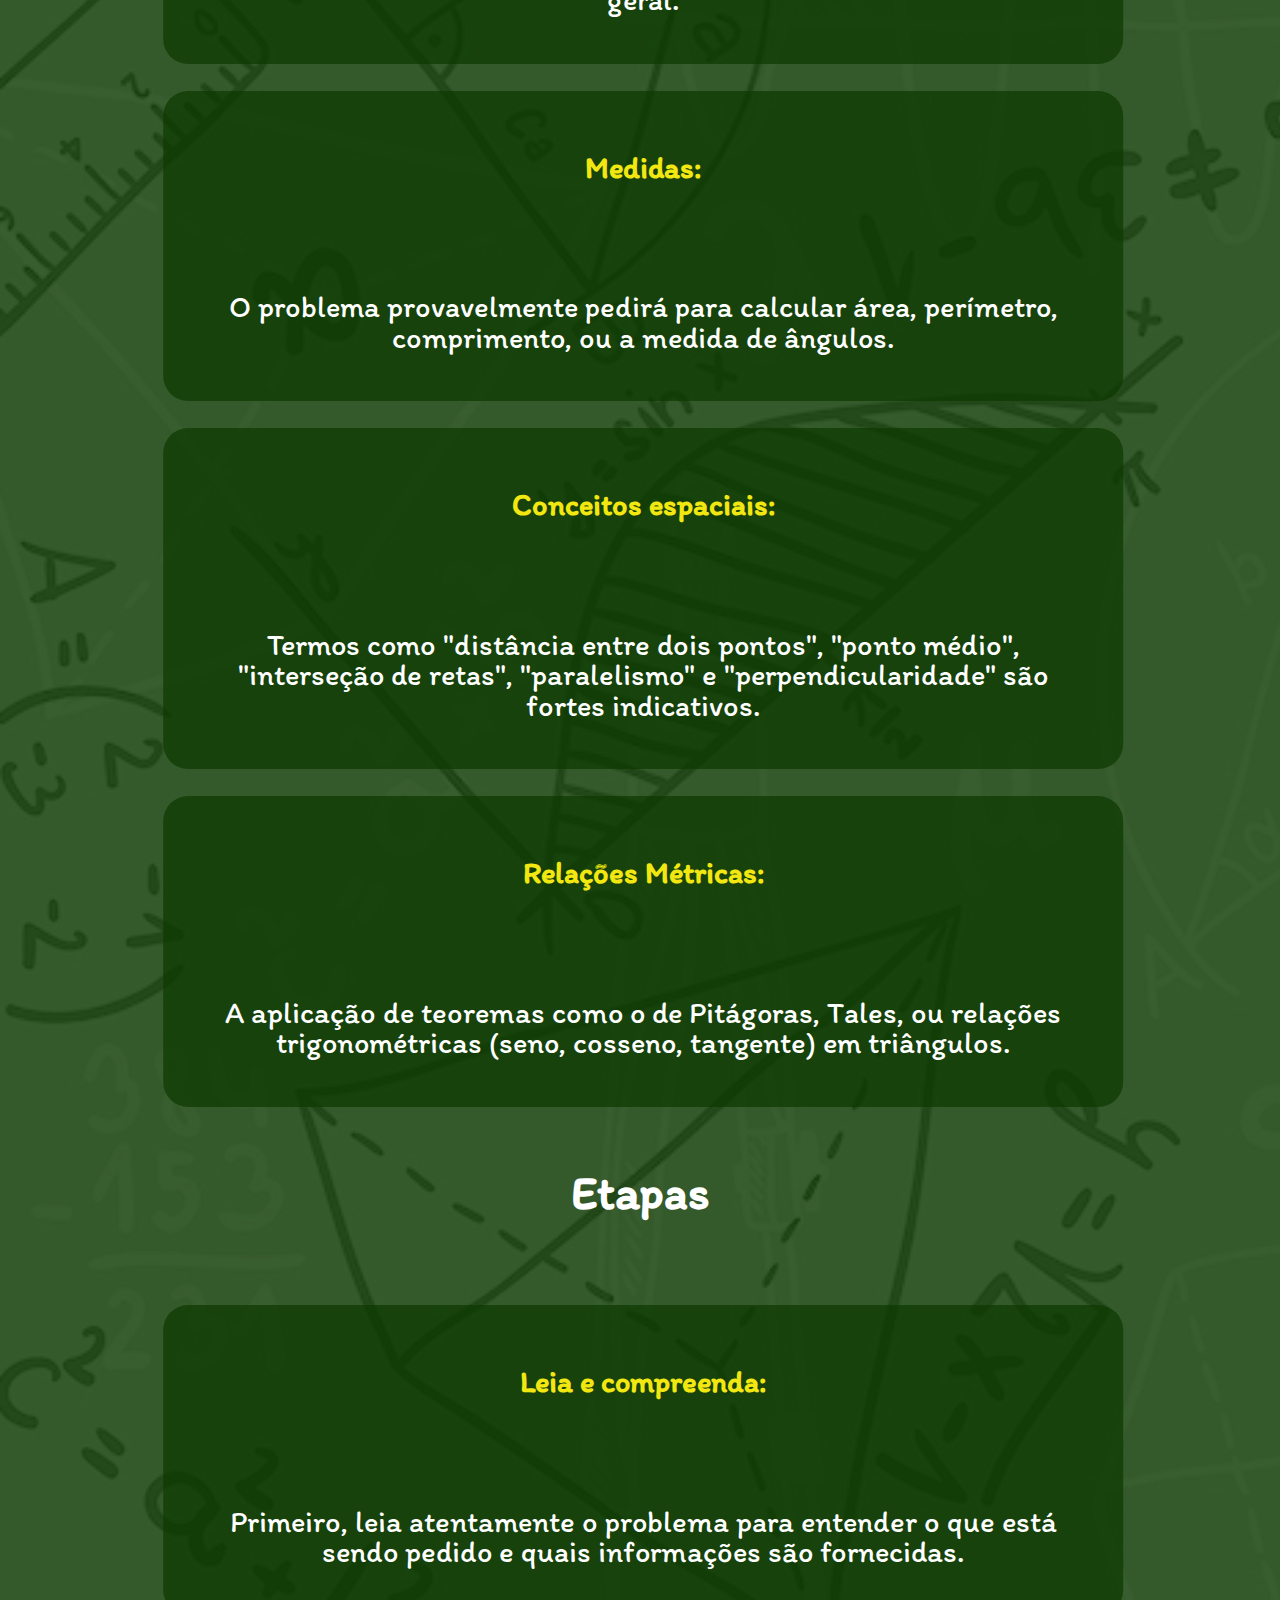
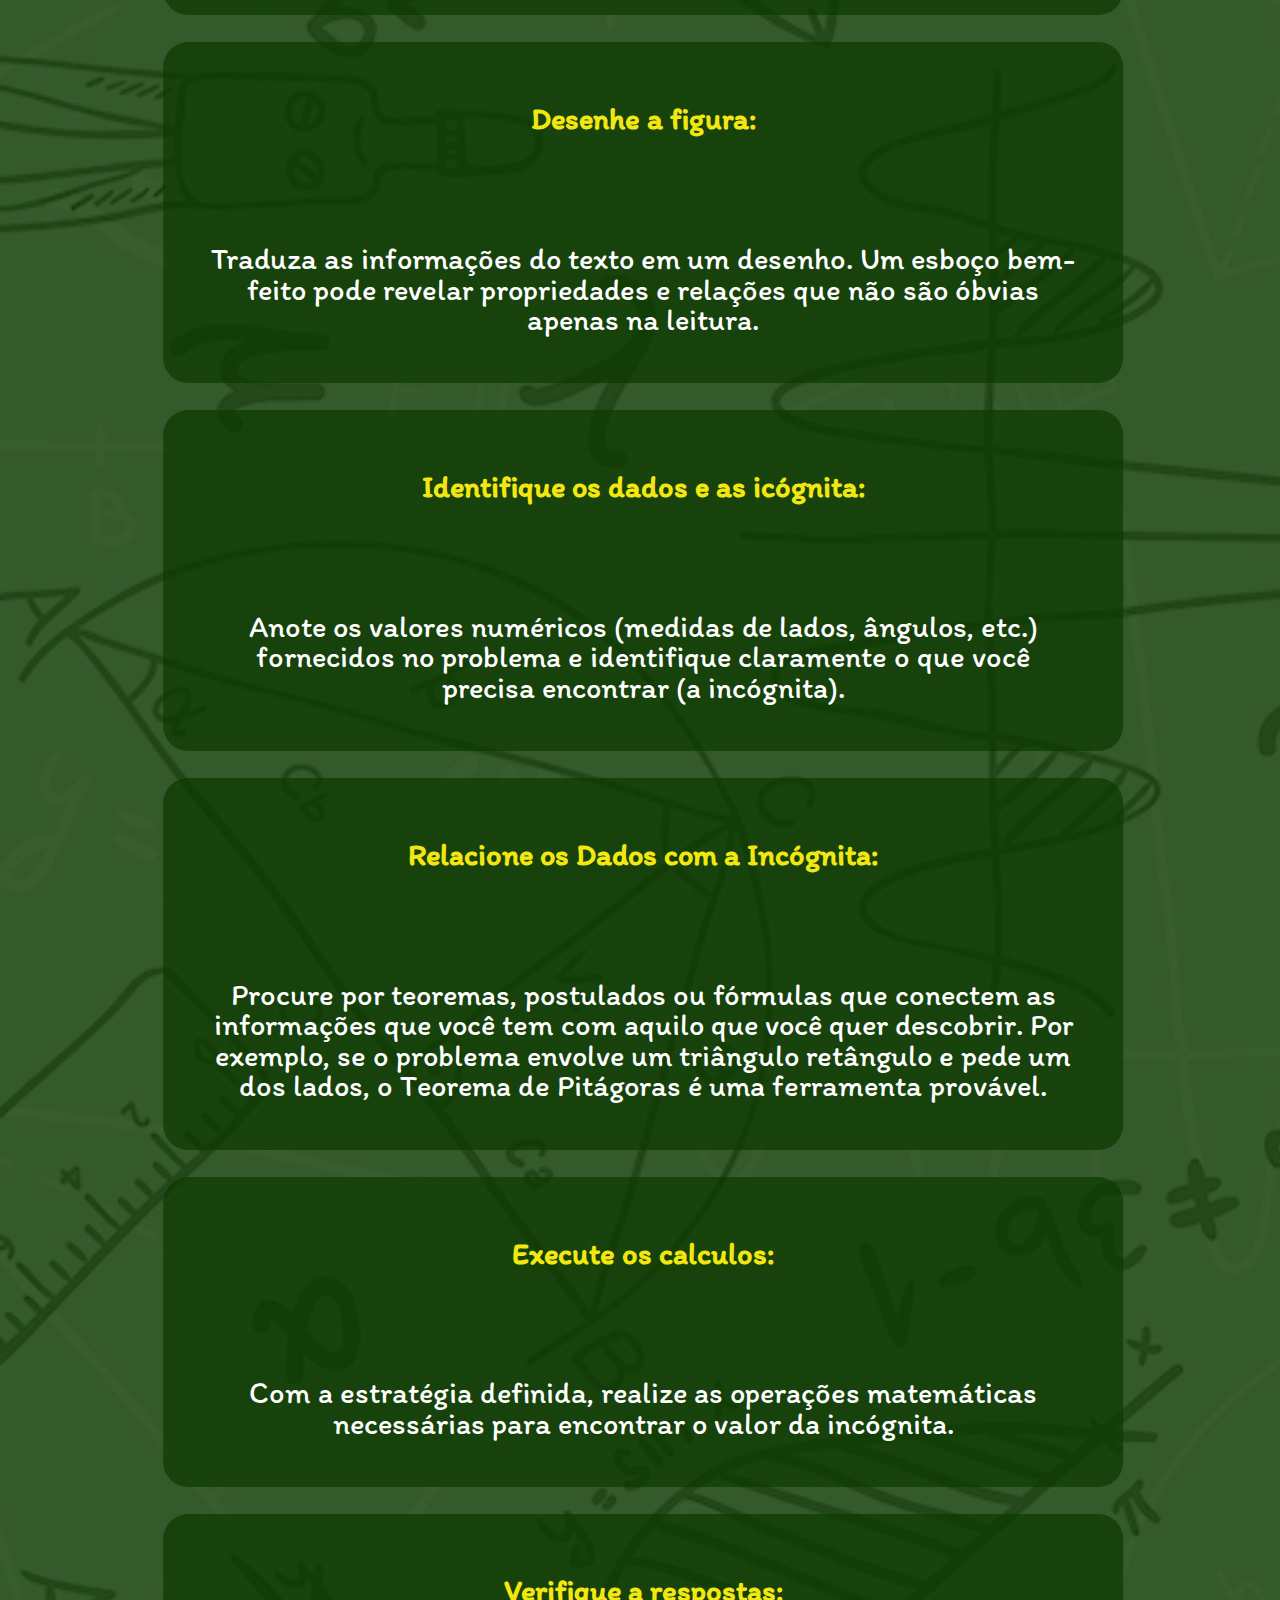
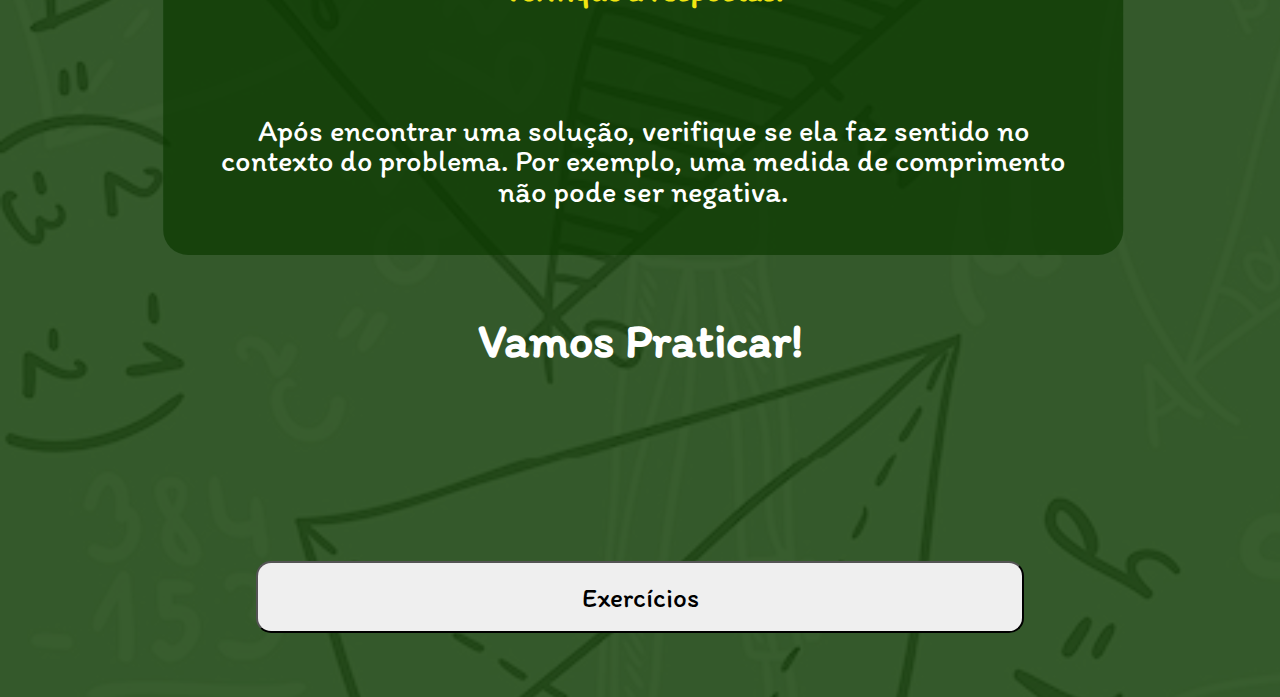
<file: geometria.html>
<!DOCTYPE html>
<html lang="pt-BR">
  <head>
    <meta charset="UTF-8" />
    <meta name="viewport" content="width=device-width, initial-scale=1.0" />
    <link rel="stylesheet" href="./assets/css/algebra.css" />
    <link rel="import" href="./assets/font/Itim-Regular.woff" />
    <title>Belogaritmo</title>
  </head>
  <body>
    <header id="main-header">
      <nav class="menu">
        <input type="checkbox" id="check" />
        <label for="check" class="labelbtn">
          <div class="line-menu"></div>
          <div class="line-menu"></div>
          <div class="line-menu"></div>
        </label>
        <div class="nav-mobile">
          <a href="index.html">
            <img src="assets/img/svg-home-icon.svg" alt="" />
            <p>Home</p>
          </a>
          <a href="materias.html">
            <img src="assets/img/svg-livro-icon.svg" alt="" />
            <p>Matérias</p>
          </a>
          <a href="#">
            <img src="assets/img/svg-star-icon.svg" alt="" />
            <p>Favoritos</p>
          </a>
        </div>
      </nav>
      <!-- <button class="botao-hamb">
            <img src="./assets/img/botao-hamburguer.png" alt="imagem do botao hamburguer">
        </button> -->
      <div class="text text-header">Belogaritmo</div>
      <section class="botao-hamb"></section>
    </header>
    <main class="fisrt-content">
      <div class="text box box-text1">
        <h1>Geometria Plana</h1>
      </div>

      <div class="main-info">
        <div class="text">
          <p>
            Também conhecida como geometria euclidiana, é o ramo da matemática
            que estuda as figuras em um plano, ou seja, em duas dimensões. Ela
            se ocupa das propriedades e das relações entre pontos, retas,
            ângulos e figuras como triângulos, quadrados, círculos, entre
            outras.
          </p>
        </div>
      </div>

      <div class="text box box-text1">
        <h1>Assista à uma aula!</h1>
      </div>

      <div class="main-info">
        <video
          style="display: flex; align-items: center"
          src="https://youtu.be/8NNA-8rimNs"
          width="370vw"
          height="250vh"
          controls
        ></video>
      </div>

      <div class="text box box-text1">
        <h1>Indicadores Temáticos</h1>
      </div>

      <div class="text box box-text1">
        <p>
          - Para identificar que uma situação-problema envolve geometria plana, procure por elementos e conceitos como:
        </p>
      </div>

      <div class="main-info">
        <div class="text">
          <h1>Figuras Geométricas:</h1>
          <p>
           A menção de triângulos, quadriláteros, círculos, polígonos em geral.
          </p>
        </div>
      </div>

      <div class="main-info">
        <div class="text">
          <h1>Medidas:</h1>
          <p>
            O problema provavelmente pedirá para calcular área, perímetro, comprimento, ou a medida de ângulos.
          </p>
        </div>
      </div>

      <div class="main-info">
        <div class="text">
          <h1>Conceitos espaciais: </h1>
          <p>
           Termos como "distância entre dois pontos", "ponto médio", "interseção de retas", "paralelismo" e "perpendicularidade" são fortes indicativos.
          </p>
        </div>
      </div>

      <div class="main-info">
        <div class="text">
          <h1>Relações Métricas:</h1>
          <p>
             A aplicação de teoremas como o de Pitágoras, Tales, ou relações trigonométricas (seno, cosseno, tangente) em triângulos.
          </p>
        </div>
      </div>

      <div class="text box box-text1">
        <h1>Etapas</h1>
      </div>


      <div class="main-info">
        <div class="text">
          <h1>Leia e compreenda:</h1>
          <p>
            Primeiro, leia atentamente o problema para entender o que está sendo
            pedido e quais informações são fornecidas.
          </p>
        </div>
      </div>

      <div class="main-info">
        <div class="text">
          <h1>Desenhe a figura:</h1>
          <p>
            Traduza as informações do texto em um desenho. Um esboço bem-feito pode revelar propriedades e relações que não são óbvias apenas na leitura.
          </p>
        </div>
      </div>

      <div class="main-info">
        <div class="text">
          <h1>Identifique os dados e as icógnita:</h1>
          <p>
            Anote os valores numéricos (medidas de lados, ângulos, etc.) fornecidos no problema e identifique claramente o que você precisa encontrar (a incógnita).
          </p>
        </div>
      </div>

      <div class="main-info">
        <div class="text">
          <h1>Relacione os Dados com a Incógnita:</h1>
          <p>
            Procure por teoremas, postulados ou fórmulas que conectem as informações que você tem com aquilo que você quer descobrir. Por exemplo, se o problema envolve um triângulo retângulo e pede um dos lados, o Teorema de Pitágoras é uma ferramenta provável.
          </p>
        </div>
      </div>

      <div class="main-info">
        <div class="text">
          <h1>Execute os calculos:</h1>
          <p>
            Com a estratégia definida, realize as operações matemáticas necessárias para encontrar o valor da incógnita.
          </p>
        </div>
      </div>

            <div class="main-info">
        <div class="text">
          <h1>Verifique a respostas:</h1>
          <p>
          Após encontrar uma solução, verifique se ela faz sentido no contexto do problema. Por exemplo, uma medida de comprimento não pode ser negativa.
        </p>
        </div>
      </div>

      <div class="text box box-text1">
        <h1>Vamos Praticar!</h1>
      </div>

     

      

      <div class="main-btn" style="margin-top: 15vh">
        <button onclick="rota('questao.html')">Exercícios</button>
      </div>
    </main>
    <script src="assets/js/script.js"></script>
  </body>
</html>
</file>
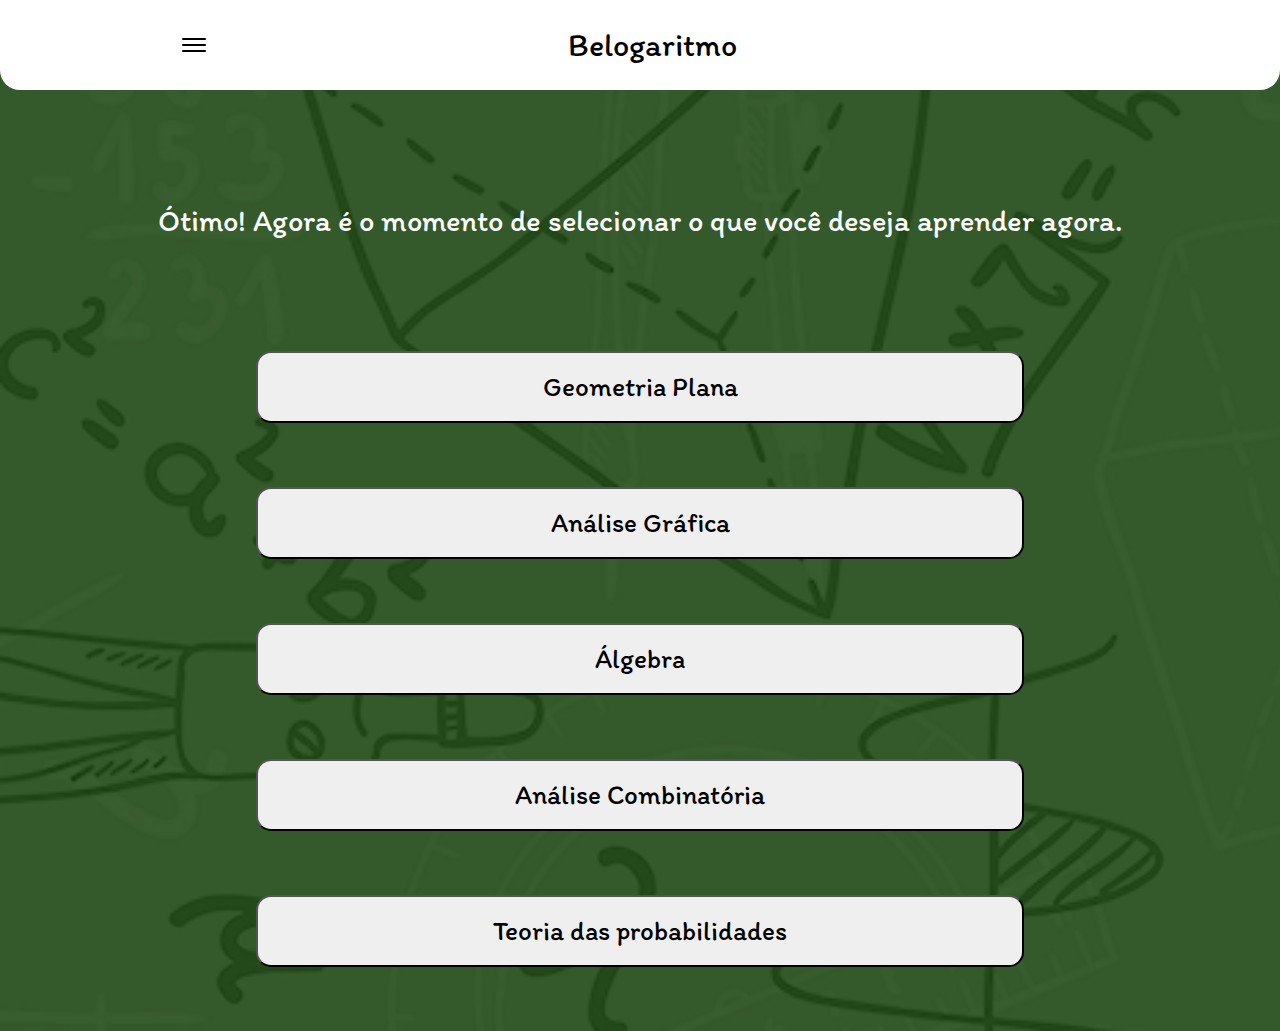
<file: materias.html>
<!DOCTYPE html>
<html lang="pt-BR">
<head>
    <meta charset="UTF-8">
    <meta name="viewport" content="width=device-width, initial-scale=1.0">
    <link rel="stylesheet" href="./assets/css/materias.css">
    <link rel="import" href="./assets/font/Itim-Regular.woff">
    <title>Belogaritmo</title>
</head>
<body>
    <header id="main-header">
        <nav class="menu">
            <input type="checkbox" id="check">
            <label for="check" class="labelbtn">
                <div class="line-menu"></div>
                <div class="line-menu"></div>
                <div class="line-menu"></div>
            </label>
            <div class="nav-mobile">
                <a href="index.html">
                    <img src="assets/img/svg-home-icon.svg" alt="">
                    <p>Home</p>
                </a>
                <a href="materias.html">
                    <img src="assets/img/svg-livro-icon.svg" alt="">
                    <p>Matérias</p>
                </a>
                <a href="#">
                    <img src="assets/img/svg-star-icon.svg" alt="">
                    <p>Favoritos</p>
                </a>
            </div>
    
        </nav>
        <!-- <button class="botao-hamb">
            <img src="./assets/img/botao-hamburguer.png" alt="imagem do botao hamburguer">
        </button> -->
        <div class="text text-header">
            Belogaritmo
        </div>
        <section class="botao-hamb"></section>
    </header>
    <article class="box-separation"></article>
    <main class="fisrt-content">
        <div class="text box box-text1">
            <p>Ótimo! Agora é o momento de selecionar o que você deseja aprender agora.</p>
        </div>

        <div class="main-btn">
            <button onclick="rota('geometria.html')">Geometria Plana</button>
        </div>
        <div class="main-btn">
            <button onclick="rota('Analise.html')" >Análise Gráfica</button>
        </div>
        <div class="main-btn">
            <button id="bntAlgebra" onclick="rota('algebra.html')">Álgebra</button>
        </div>
        <div class="main-btn">
            <button onclick="rota('analiseComb.html')">Análise Combinatória</button>
        </div>
        <div class="main-btn">
            <button onclick="rota('probabilidade.html')">Teoria das probabilidades</button>
        </div>
    </main>
    <script src="assets/js/script.js"></script>
</body>
</html>
</file>
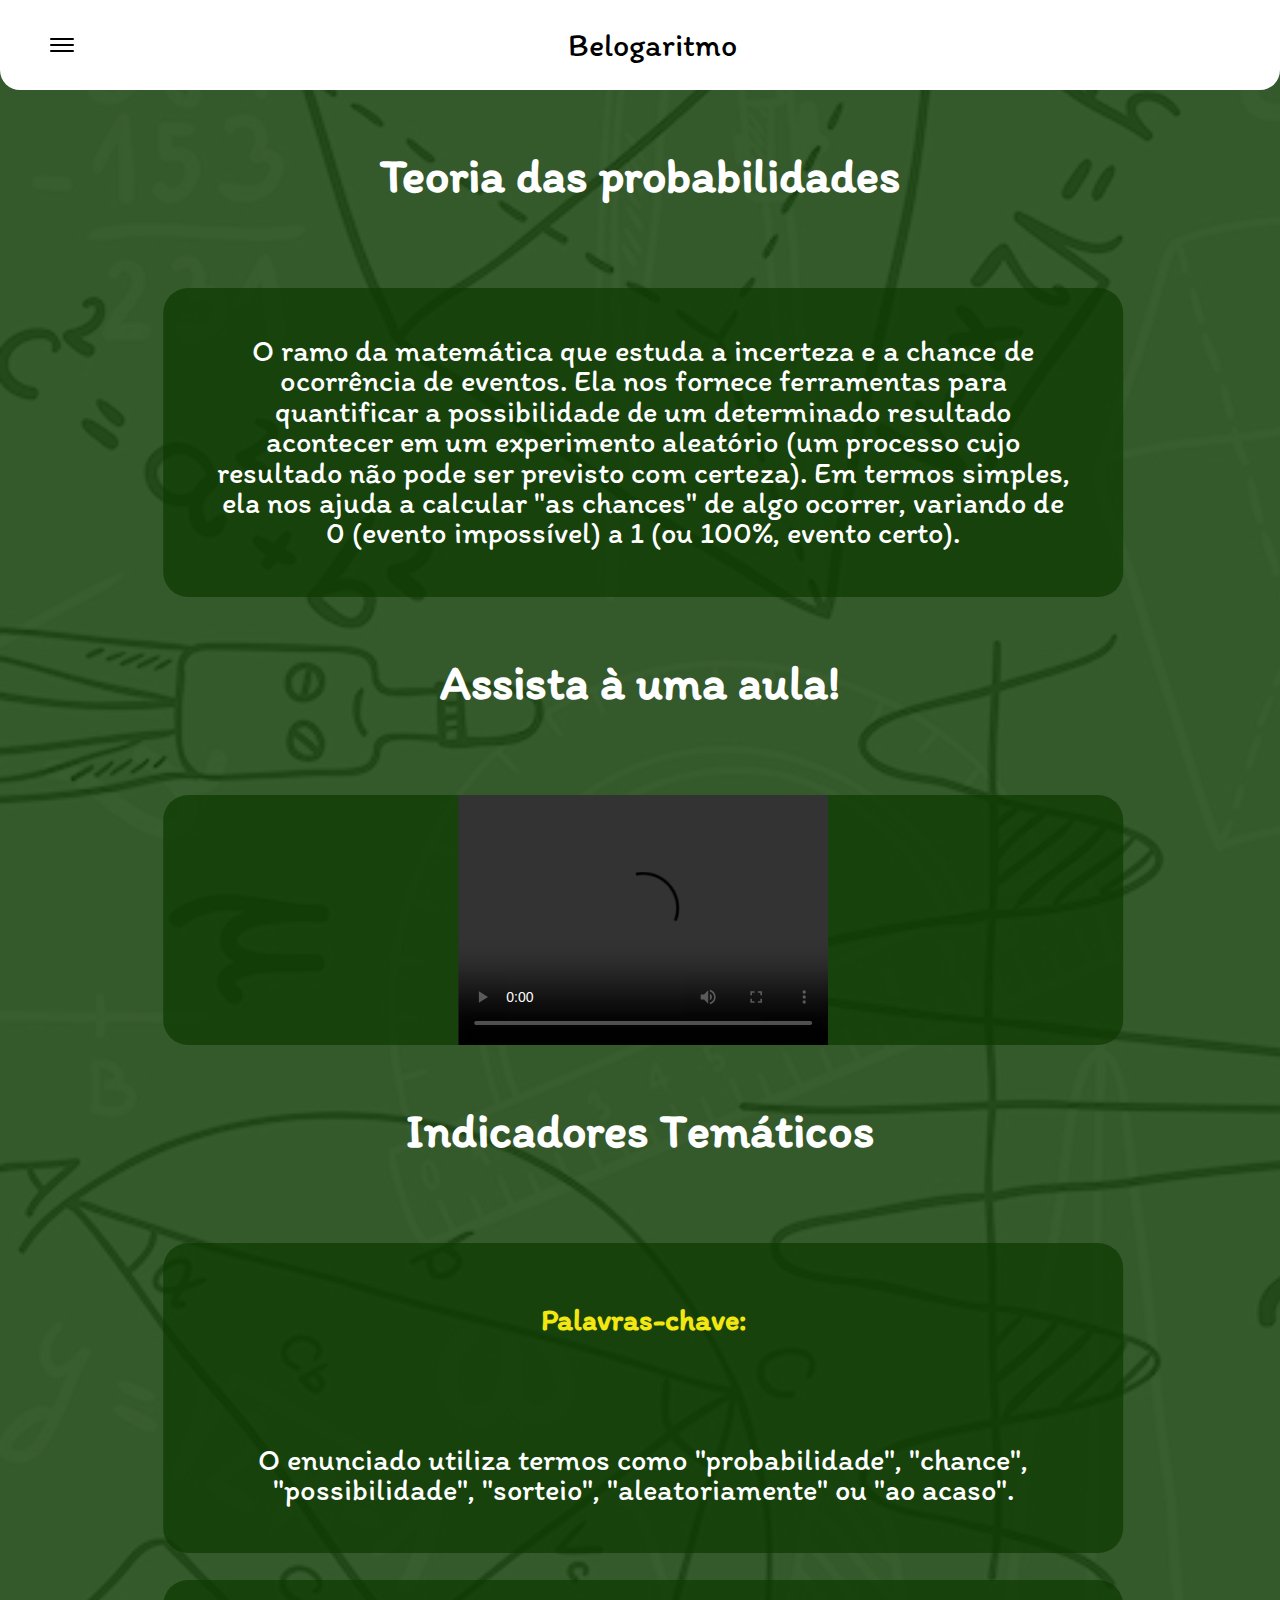
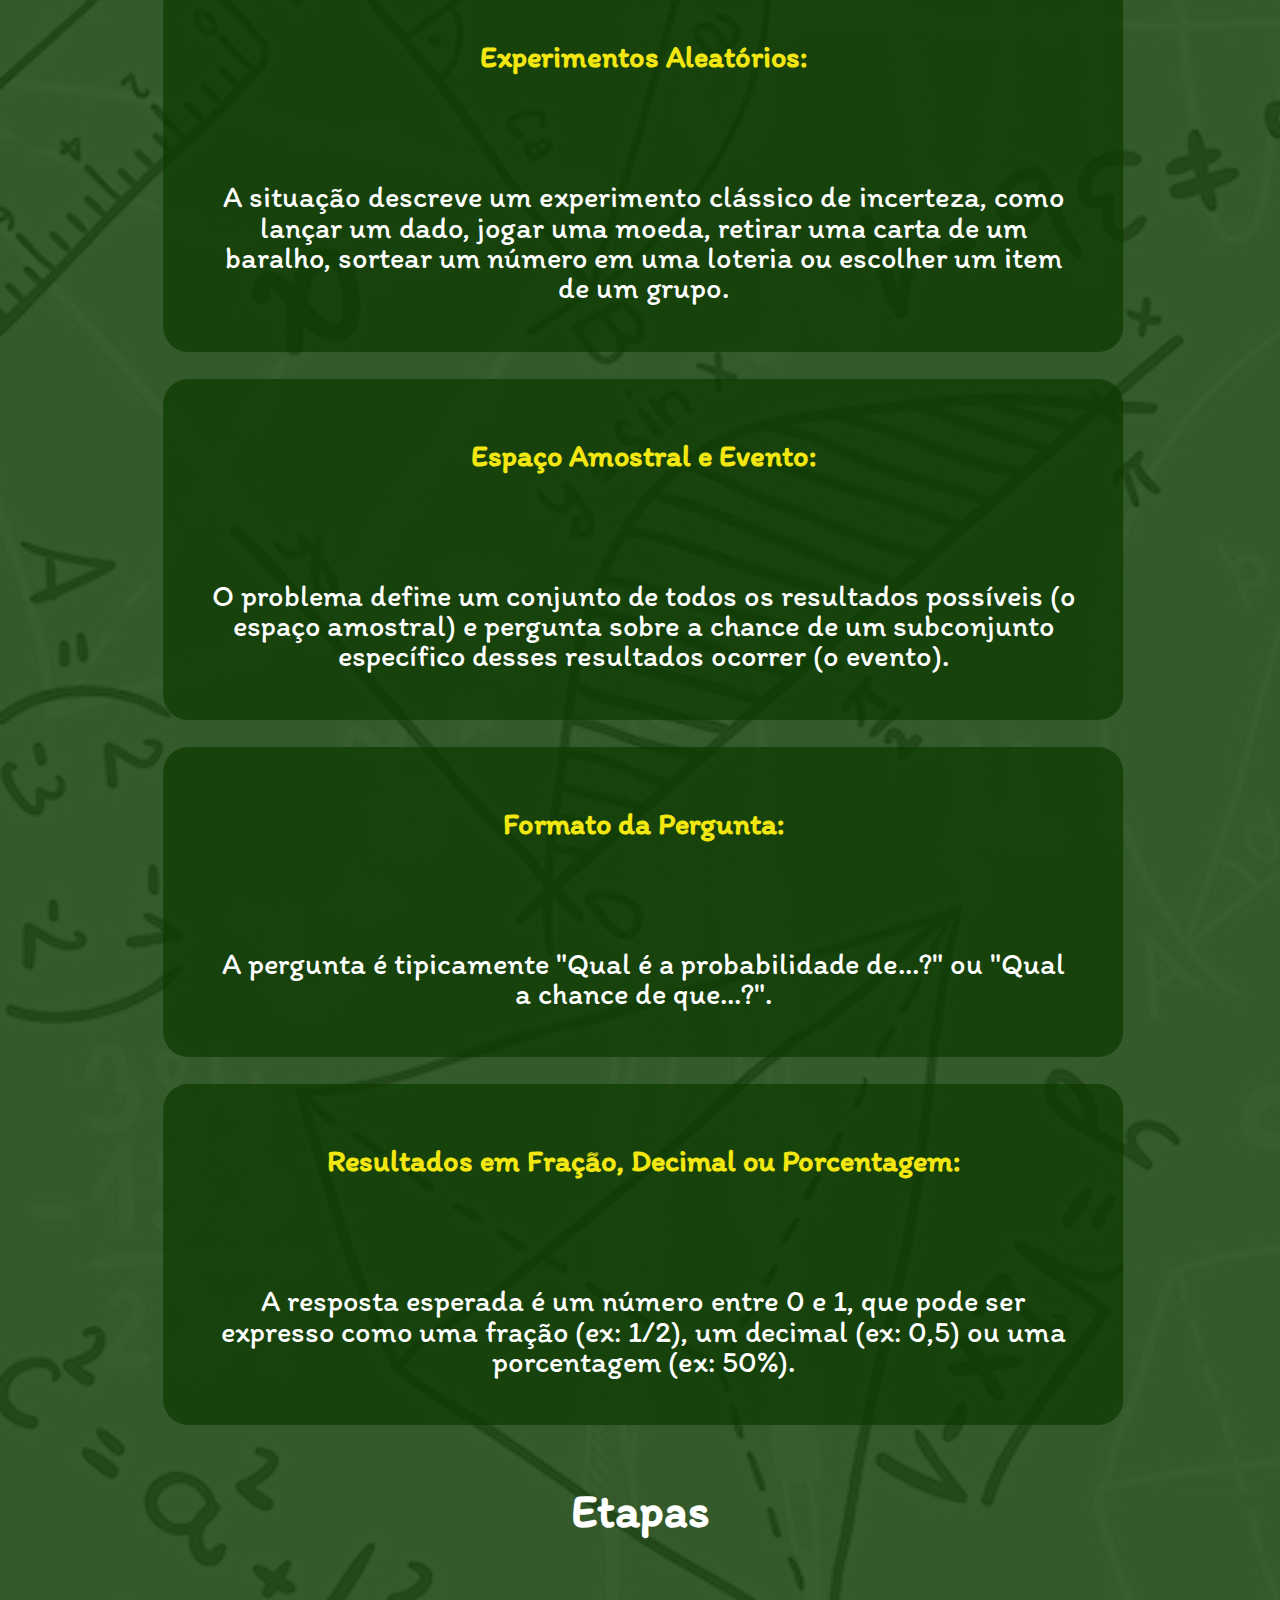
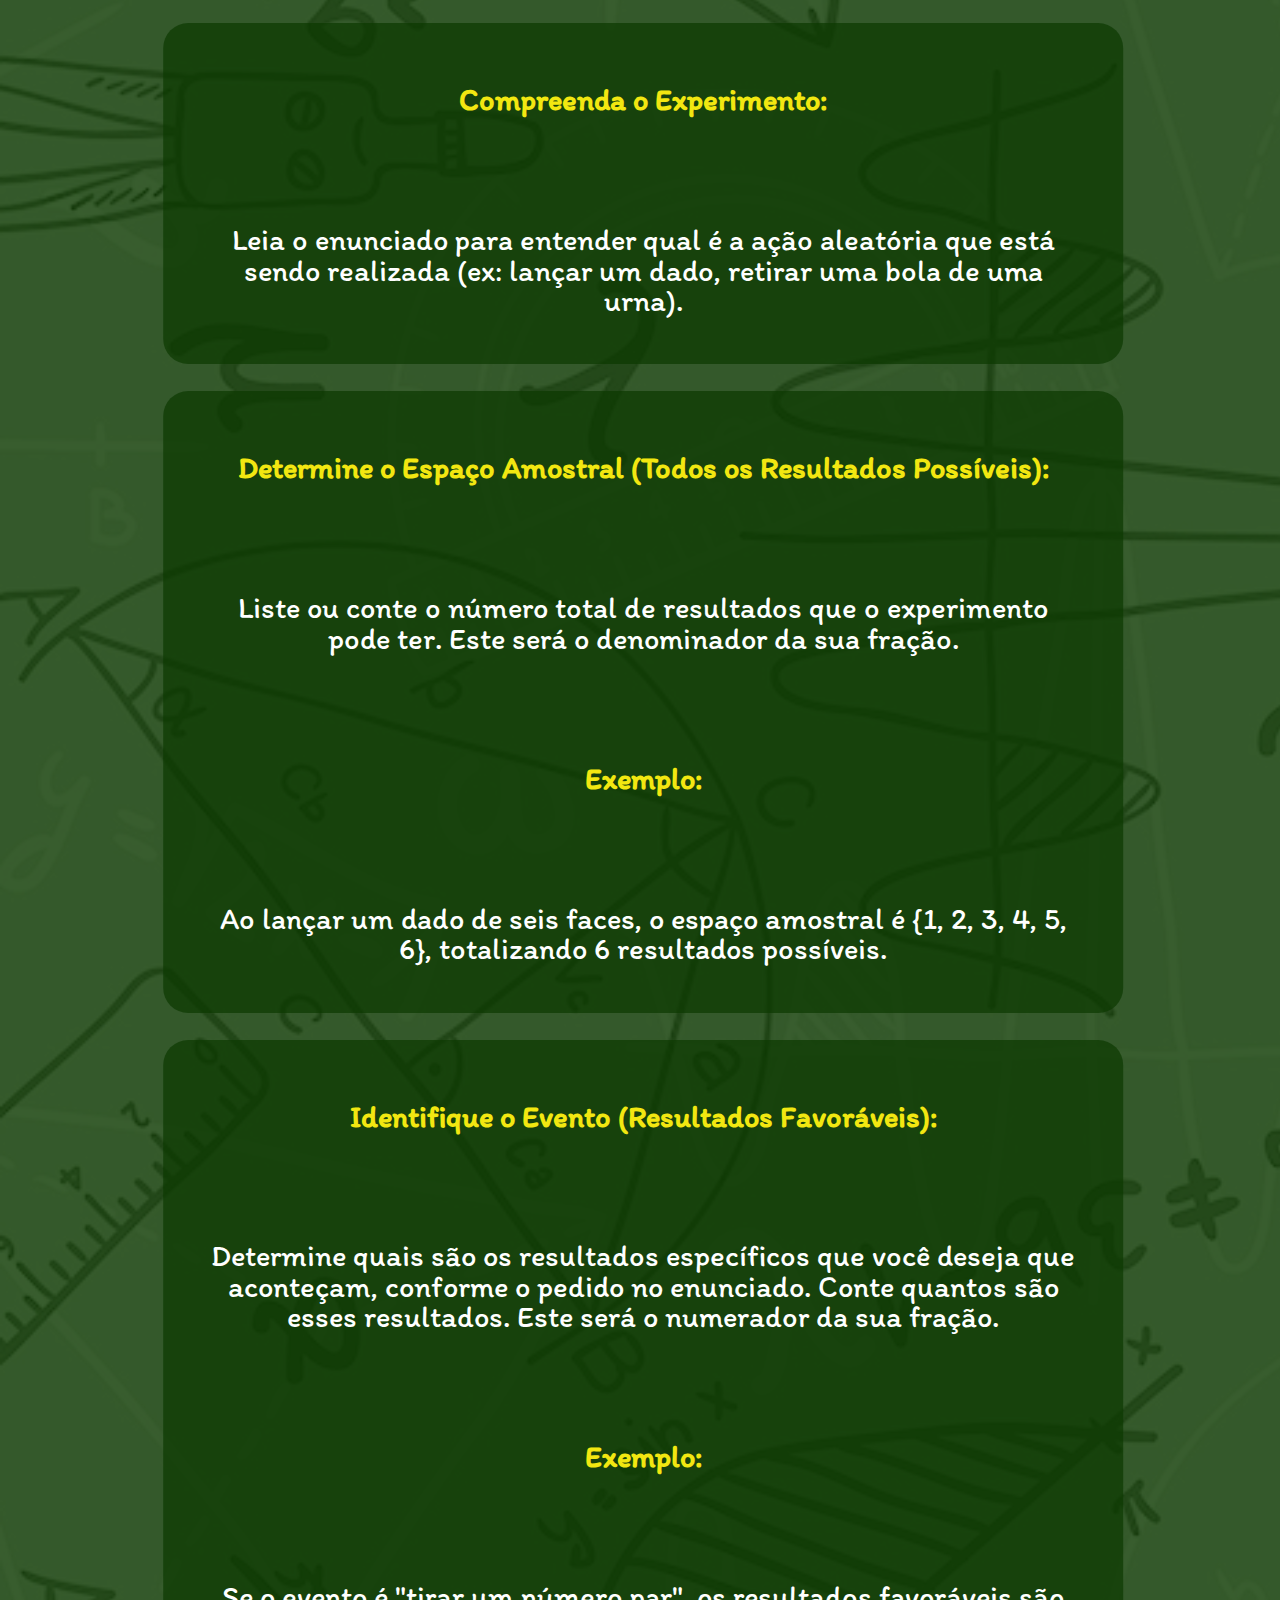
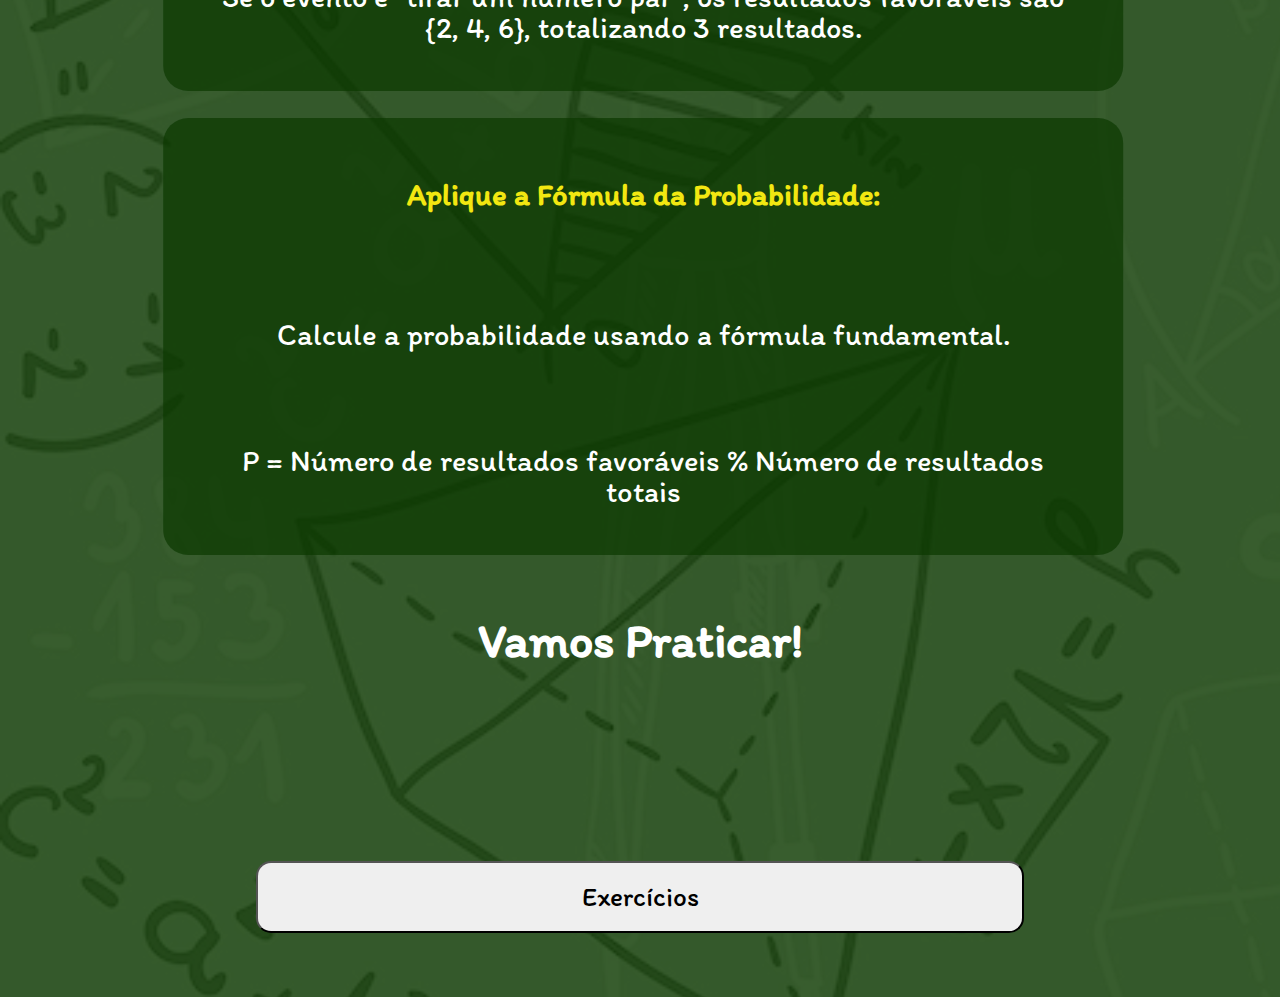
<file: probabilidade.html>
<!DOCTYPE html>
<html lang="pt-BR">
  <head>
    <meta charset="UTF-8" />
    <meta name="viewport" content="width=device-width, initial-scale=1.0" />
    <link rel="stylesheet" href="./assets/css/algebra.css" />
    <link rel="import" href="./assets/font/Itim-Regular.woff" />
    <title>Belogaritmo</title>
  </head>
  <body>
    <header id="main-header">
      <nav class="menu">
        <input type="checkbox" id="check" />
        <label for="check" class="labelbtn">
          <div class="line-menu"></div>
          <div class="line-menu"></div>
          <div class="line-menu"></div>
        </label>
        <div class="nav-mobile">
          <a href="index.html">
            <img src="assets/img/svg-home-icon.svg" alt="" />
            <p>Home</p>
          </a>
          <a href="materias.html">
            <img src="assets/img/svg-livro-icon.svg" alt="" />
            <p>Matérias</p>
          </a>
          <a href="#">
            <img src="assets/img/svg-star-icon.svg" alt="" />
            <p>Favoritos</p>
          </a>
        </div>
      </nav>
      <!-- <button class="botao-hamb">
            <img src="./assets/img/botao-hamburguer.png" alt="imagem do botao hamburguer">
        </button> -->
      <div class="text text-header">Belogaritmo</div>
      <section class="botao-hamb"></section>
    </header>
    <main class="fisrt-content">
      <div class="text box box-text1">
        <h1>Teoria das probabilidades</h1>
      </div>

      <div class="main-info">
        <div class="text">
          <p>
           O ramo da matemática que estuda a incerteza e a chance de ocorrência de eventos. Ela nos fornece ferramentas para quantificar a possibilidade de um determinado resultado acontecer em um experimento aleatório (um processo cujo resultado não pode ser previsto com certeza). Em termos simples, ela nos ajuda a calcular "as chances" de algo ocorrer, variando de 0 (evento impossível) a 1 (ou 100%, evento certo).        </p>
        </div>
      </div>

      <div class="text box box-text1">
        <h1>Assista à uma aula!</h1>
      </div>

      <div class="main-info">
        <video
          style="display: flex; align-items: center"
          src="https://youtu.be/8NNA-8rimNs"
          width="370vw"
          height="250vh"
          controls
        ></video>
      </div>

      <div class="text box box-text1">
        <h1>Indicadores Temáticos</h1>
      </div>



      <div class="main-info">
        <div class="text">
          <h1>Palavras-chave:</h1>
          <p>
          O enunciado utiliza termos como "probabilidade", "chance", "possibilidade", "sorteio", "aleatoriamente" ou "ao acaso".
          </p>
        </div>
      </div>

      <div class="main-info">
        <div class="text">
          <h1>Experimentos Aleatórios:</h1>
          <p>
            A situação descreve um experimento clássico de incerteza, como lançar um dado, jogar uma moeda, retirar uma carta de um baralho, sortear um número em uma loteria ou escolher um item de um grupo.
          </p>
        </div>
      </div>

      <div class="main-info">
        <div class="text">
          <h1>Espaço Amostral e Evento: </h1>
          <p>
         O problema define um conjunto de todos os resultados possíveis (o espaço amostral) e pergunta sobre a chance de um subconjunto específico desses resultados ocorrer (o evento).        </div>
      </div>

      <div class="main-info">
        <div class="text">
          <h1>Formato da Pergunta: </h1>
          <p>
            A pergunta é tipicamente "Qual é a probabilidade de...?" ou "Qual a chance de que...?".        </div>
      </div>

            <div class="main-info">
        <div class="text">
          <h1>Resultados em Fração, Decimal ou Porcentagem: </h1>
          <p>
            A resposta esperada é um número entre 0 e 1, que pode ser expresso como uma fração (ex: 1/2), um decimal (ex: 0,5) ou uma porcentagem (ex: 50%).
      </div>
            </div>

      <div class="text box box-text1">
        <h1>Etapas</h1>
      </div>


      <div class="main-info">
        <div class="text">
          <h1>Compreenda o Experimento: </h1>
          <p>
           Leia o enunciado para entender qual é a ação aleatória que está sendo realizada (ex: lançar um dado, retirar uma bola de uma urna).
          </p>
        </div>
      </div>

      <div class="main-info">
        <div class="text">
          <h1>Determine o Espaço Amostral (Todos os Resultados Possíveis):  </h1>
          <p>
        Liste ou conte o número total de resultados que o experimento pode ter. Este será o denominador da sua fração.        </p>
       <h1>Exemplo:</h1>
       <p>Ao lançar um dado de seis faces, o espaço amostral é {1, 2, 3, 4, 5, 6}, totalizando 6 resultados possíveis.
</p>
      </div>
      </div>

      <div class="main-info">
        <div class="text">
          <h1>Identifique o Evento (Resultados Favoráveis): </h1>
          <p>
          Determine quais são os resultados específicos que você deseja que aconteçam, conforme o pedido no enunciado. Conte quantos são esses resultados. Este será o numerador da sua fração.
            <h1>Exemplo:</h1>
            <p>Se o evento é "tirar um número par", os resultados favoráveis são {2, 4, 6}, totalizando 3 resultados.
</p>
        </div>
      </div>

      <div class="main-info">
        <div class="text">
          <h1>Aplique a Fórmula da Probabilidade: </h1>
          <p>
           Calcule a probabilidade usando a fórmula fundamental.
</p>
<p> P = Número de resultados favoráveis % Número de resultados totais
   </p>   
        </div>
      </div>


      <div class="text box box-text1">
        <h1>Vamos Praticar!</h1>
      </div>

     

      

      <div class="main-btn" style="margin-top: 15vh">
        <button onclick="rota('probabilidadeQuesto.html')">Exercícios</button>
      </div>
    </main>
    <script src="assets/js/script.js"></script>
  </body>
</html>
</file>
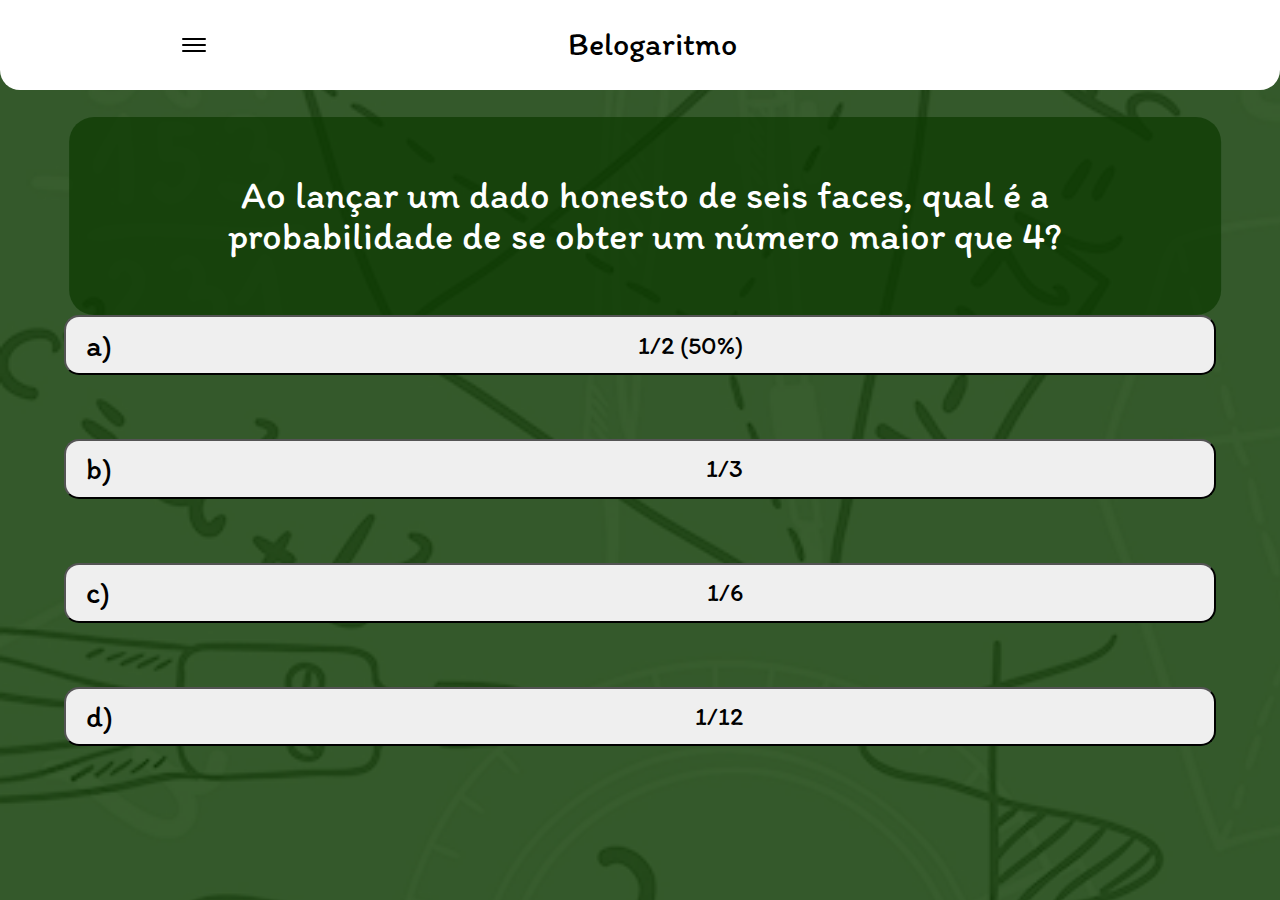
<file: probabilidadeQuesto.html>
<!DOCTYPE html>
<html lang="pt-BR">
<head>
    <meta charset="UTF-8">
    <meta name="viewport" content="width=device-width, initial-scale=1.0">
    <link rel="stylesheet" href="./assets/css/questao.css">
    <link rel="import" href="./assets/font/Itim-Regular.woff">
    
    <title>Belogaritmo</title>
</head>
<body>
    <header id="main-header">
        <nav class="menu">
            <input type="checkbox" id="check">
            <label for="check" class="labelbtn">
                <div class="line-menu"></div>
                <div class="line-menu"></div>
                <div class="line-menu"></div>
            </label>
            <div class="nav-mobile">
                <a href="index.html">
                    <img src="assets/img/svg-home-icon.svg" alt="">
                    <p>Home</p>
                </a>
                <a href="materias.html">
                    <img src="assets/img/svg-livro-icon.svg" alt="">
                    <p>Matérias</p>
                </a>
                <a href="#">
                    <img src="assets/img/svg-star-icon.svg" alt="">
                    <p>Favoritos</p>
                </a>
            </div>
    
        </nav>
        <!-- <button class="botao-hamb">
            <img src="./assets/img/botao-hamburguer.png" alt="imagem do botao hamburguer">
        </button> -->
        <div class="text text-header">
            Belogaritmo
        </div>
        <section class="botao-hamb"></section>
    </header>
    <main class="fisrt-content">

        <div class="main-info">
            <div class="text">
                <p> Ao lançar um dado honesto de seis faces, qual é a probabilidade de se obter um número maior que 4? </p>
            </div>
        </div>

        <section class="alternativas">

            <div class="main-btn">
                <button onclick="errou()">
                    <div>
                        <p> a) </p>  <p>1/2 (50%)</p> 
                    </div>
                </button>
            </div>

            <div class="main-btn">
                <button class="certa" onclick="acerto()">
                    <div>
                        <p>b) </p> <p> 1/3  </p>
                    </div>
                </button>
            </div>

            <div class="main-btn">
                <button onclick="errou()"> 
                    <div>
                        <p>c)</p> <p>1/6 </p>
                    </div>
                </button>
            </div>

            <div class="main-btn">
                <button onclick="errou()">
                    <div>
                      <p>d)</p>  <p>1/12</p>
                    </div>
                </button>
            </div>
            
        </section>

        <section class="correta">
            <div class="correta-text">
                <h1>Correta!</h1>
            </div>

            <div class="correta-text">
                <p>
                    Por enquanto sem justificativa                </p>
            </div>

        </section>

        <section class="errada">
             <div class="errada-text">
                <h1>Errada!</h1>
            </div>

            <div class="errada-text">
                <p>
                    Alternativa correta: b- 3(x + 6). Se a idade de Pedro é x, então daqui a 6 anos Pedro terá a idade x + 6. Para determinar a expressão algébrica que calcula o triplo da sua idade daqui a 6 anos devemos multiplicar por 3 a idade x + 6, ou seja, 3(x + 6). Sendo assim, a alternativa b-  3(x + 6) está correta.
                </p>
            </div>

        </section>

    </main>
    <script src="assets/js/questoes.js"></script>
</body>
</html>
</file>
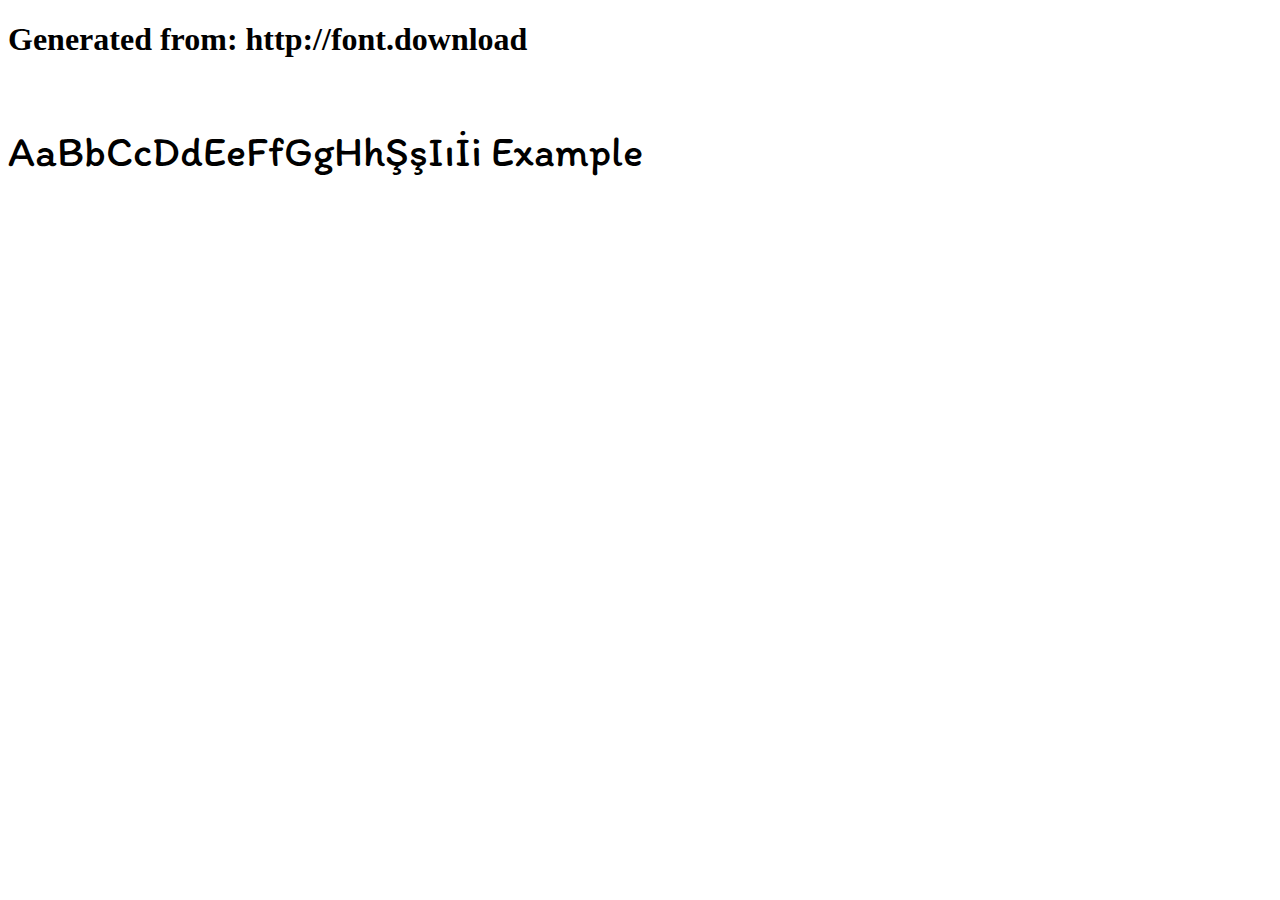
<file: assets/font/example.html>
<!DOCTYPE html>
<html xmlns="http://www.w3.org/1999/xhtml">
<head>
    <meta http-equiv="Content-Type" content="text/html; charset=utf-8"/>
    <link rel="stylesheet" type="text/css"
          href="style.css"/>
</head>

<body>

<h1>Generated from: http://font.download</h1><br/>
<h1 style="font-family:'Itim Regular';font-weight:normal;font-size:42px">AaBbCcDdEeFfGgHhŞşIıİi Example</h1>


</body>
</html>
</file>
<file: assets/css/style.css>
@import url(index.css);




.text{
    font-family: 'Itim';
    color: white;
    line-height:1.9em;
    text-align: center;
}

.box, main .img-belinha{
    width: 100vw;
    height: 25vh;
    /* background-color: blue; */

    display: flex;
    align-items: center;
    justify-content: center;
    flex-direction: column;
}

.box-separation{
    width: 100vw;
    height: 10vh;
}

main .box-text1 h1{

    font-size: 4em;
    height: 30%;
}

main .box-text1 p{
    height: auto;
    min-width: 80%;
    margin-top: 2vh;

    font-size: 1.9em;
}

main .main-btn{
    width: 100vw;
    height: 10vh;
    /* background-color: blue; */
    margin-top: 2vh;

    display: flex;
    justify-content: center;
}

main .main-btn button{
    color:  black;
    font-family: 'Itim';
    line-height:1.9em;
    text-align: center;
    font-size: 2em;
    height: 10vh;
    width: 55vw;
    border-radius: 15px;
    cursor: pointer;
    transition: .2s linear;
}

button.start:hover{
    transform: translateY(-3px);
    transition: .2s linear;
}

button.start:active{
    transform: translateY(5px);
    transition: .2s linear;
}
</file>
<file: assets/css/algebra.css>
@import url(index.css);


body{
    background-image:url(../img/background.png);
}

#main-header{
    background-color: rgb(255, 255, 255);

    width: 100vw;
    height: 10vh;

    display: flex;
    justify-content: space-around;
    align-items: center;

    border-radius: 0 0 20px 20px ;
}

header .text-header{
    font-size: 2em;
    color: black;
    
}

.text{
    font-family: 'Itim';
    color: rgb(255, 255, 255);
    line-height:1.9em;
    text-align: center;
    width: 75vw;
}

.box{
    width: 100vw;
    height: 19vh;
    /* background-color: blue; */

    display: flex;
    align-items: center;
    justify-content: center;
    flex-direction: column;
}

.box-separation{
    width: 100vw;
    height: 10vh;
    
}

main .text h1{
    font-family: 'Itim';
    color: rgb(255, 255, 255);
    line-height:1.9em;
    text-align: center;
}

main .box-text1 h1{
    
    font-size: 3em;
   min-height: 30%;
   /* background-color: purple; */
   display: flex;
   align-items: center;
   justify-content: center;
   margin-bottom: 10px;
   margin-top: 10px;
}

main .box-text1 p{
    min-height: auto;
    max-height: auto;
    width: 85%;
    margin-bottom: 10px;
    margin-top: 5px;
    /* background-color: red; */

    font-size: 1.9em;
}
/* 
main .box-text1 p:last-child{
    background-color: purple;
} */

main .main-btn{
    width: 100vw;
    height: 8vh;
    margin-bottom: 5%;
    /* background-color: wheat; */
    

    display: flex;
    justify-content: center;
}

main .main-btn button{
    color:  black;
    font-family: 'Itim';
    line-height:1em;
    text-align: center;
    font-size: 1.7em;
    height: 100%;
    width: 60%;
    border-radius: 15px;
    
}

main .main-info{
    background-color: rgba(12, 57, 0, 0.7);
    border-radius: 25px;
    width: 75vw;
    
    left: 50%;
    top: 50%;
    transform: translate(17%, 0%);

    align-items: center;
    justify-content: center;
    display: flex;
    flex-direction: column;

    margin-top: 3vh;
}

main .main-info .text p{
    color: rgb(255, 255, 255);
    font-size: 1.9em;
    padding: 5%;
    
}

main .main-info .text h1{
    color: #F2E711;
    font-size: 1.9em;
    padding: 5%;
    
}



main .main-info img{
    padding-top: 10%;
    
}
</file>
<file: assets/css/questao.css>
@import url(index.css);


body{
    background-image:url(../img/background.png);
}

main .main-info{
    background-color: rgba(12, 57, 0, 0.7);
    border-radius: 25px;
    width: 90vw;
    
    left: 50%;
    top: 50%;
    transform: translate(6%, 0%);

    align-items: center;
    justify-content: center;
    display: flex;
    flex-direction: column;

    margin-top: 3vh;
}

main .main-info .text p{
    color: rgb(255, 255, 255);
    font-size: 2.4em;
    padding: 5%;
    
}

.alternativas{
    display: flex;
    flex-direction: column;
    height: 55vh;
    justify-content: space-evenly;
}

.text{
    font-family: 'Itim';
    color: white;
    line-height:2.6em;
    text-align: center;
}

main .main-btn{
    width: 100vw;
    height: 8vh;
    margin-bottom: 5%;
    display: flex;
    justify-content: center;
}

main .main-btn button{
    color:  black;
    font-family: 'Itim';
    line-height:1em;
    text-align: center;
    
    height: 100%;
    width: 90%;
    border-radius: 15px;

    
    
}

main .main-btn button div{
   
    height: 100%;
    width: 59%;
    display: flex;
    align-items: center;
    justify-content: space-between;
}

main .main-btn button p:nth-child(1){
 font-size: 2.3em;
 margin-left: 20px;
}

main .main-btn button p:nth-child(2){
 font-size: 1.9em;
 
}


.certa{
    
    
}

.correta{
 display: none;
 flex-direction: column;
 align-items: center;
 
}

.correta .correta-text h1{
    font-family: 'Itim';
    color: #3A752A;
    line-height:1.8em;
    text-align: center;
    background-color: #CDFE9C;
    font-size: 2.8em;
    width: 90vw;
    border-radius: 45px;
}

.correta .correta-text p{
    font-family: 'Itim';
    color: rgb(0, 0, 0);
    line-height:1.5em;
    font-size: 1.8em;
    text-align: center;
    background-color: #CDFE9C;
    width: 90vw;
    border-radius: 7px;
    margin-top: 5vh;
}

.errada{
 display: none;
 flex-direction: column;
 align-items: center;
 
}

.errada .errada-text h1{
    font-family: 'Itim';
    color: #ff0000;
    line-height:1.8em;
    text-align: center;
    background-color: #ffffff;
    font-size: 2.8em;
    width: 90vw;
    border-radius: 45px;
}

.errada .errada-text p{
    font-family: 'Itim';
    color: rgb(0, 0, 0);
    line-height:1.5em;
    font-size: 1.8em;
    text-align: center;
    background-color: #ffffff;
    width: 90vw;
    border-radius: 7px;
    margin-top: 5vh;
}
</file>
<file: assets/css/materias.css>
@import url(index.css);


body{
    background-image:url(../img/background.png);
}

#main-header{
    background-color: white;

    width: 100vw;
    height: 10vh;

    display: flex;
    justify-content: space-around;
    align-items: center;

    border-radius: 0 0 20px 20px ;
}

header .text-header{
    font-size: 2em;
    color: black;
}

.text{
    font-family: 'Itim';
    color: white;
    line-height:1.9em;
    text-align: center;
}

.box{
    width: 100vw;
    height: 19vh;
    /* background-color: blue; */

    display: flex;
    align-items: center;
    justify-content: center;
    flex-direction: column;
}

.box-separation{
    width: 100vw;
    height: 10vh;
}

main .box-text1 h1{

    font-size: 4em;
    height: 30%;
}

main .box-text1 p{
    height: 70%;
    width: 85%;
    /* background-color: aliceblue; */

    font-size: 1.9em;
}

main .main-btn{
    width: 100vw;
    height: 8vh;
    margin-bottom: 5%;
    /* background-color: wheat; */
    

    display: flex;
    justify-content: center;
}

main .main-btn button{
    color:  black;
    font-family: 'Itim';
    line-height:1em;
    text-align: center;
    font-size: 1.7em;
    height: 100%;
    width: 60%;
    border-radius: 15px;
    
}
</file>
<file: assets/font/style.css>
/* #### Generated By: http://font.download #### */

    @font-face {
    font-family: 'Itim Regular';
    font-style: normal;
    font-weight: normal;
    src: local('Itim Regular'), url('Itim-Regular.woff') format('woff');
    }
</file>
